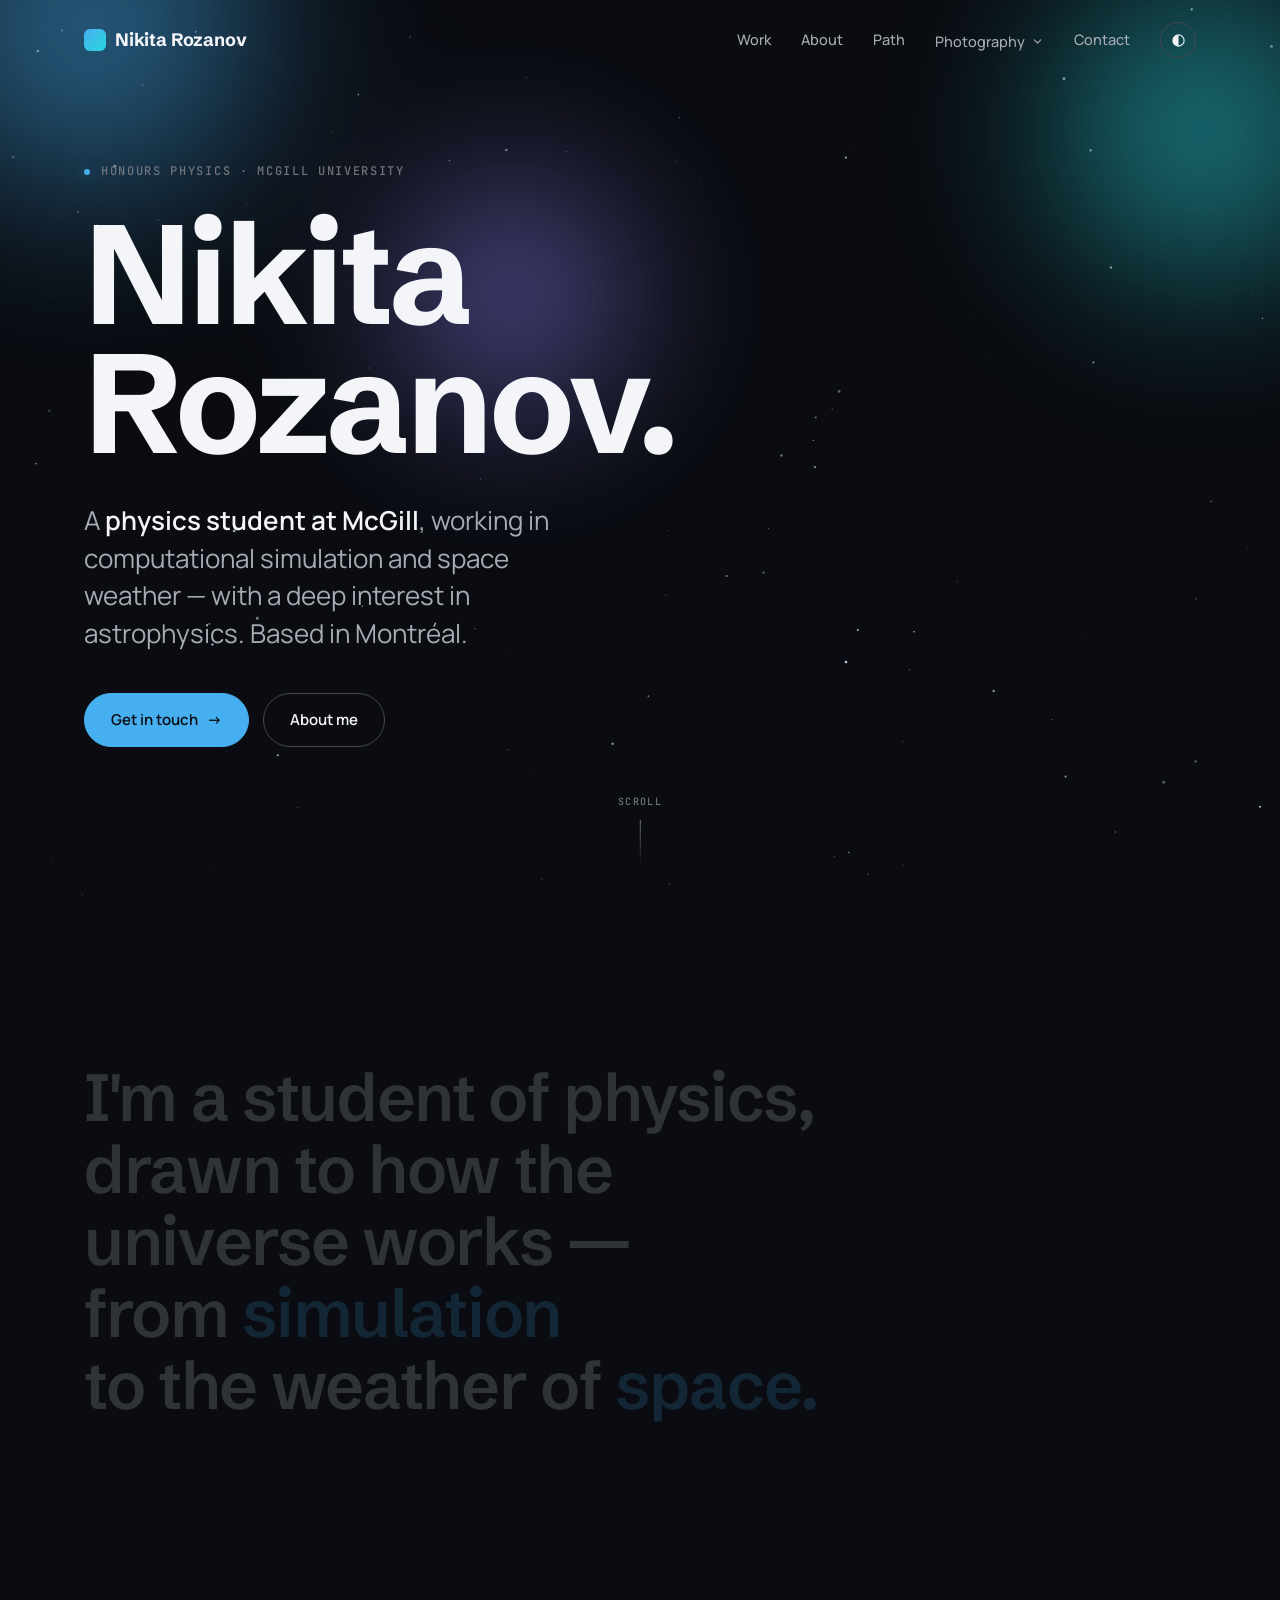
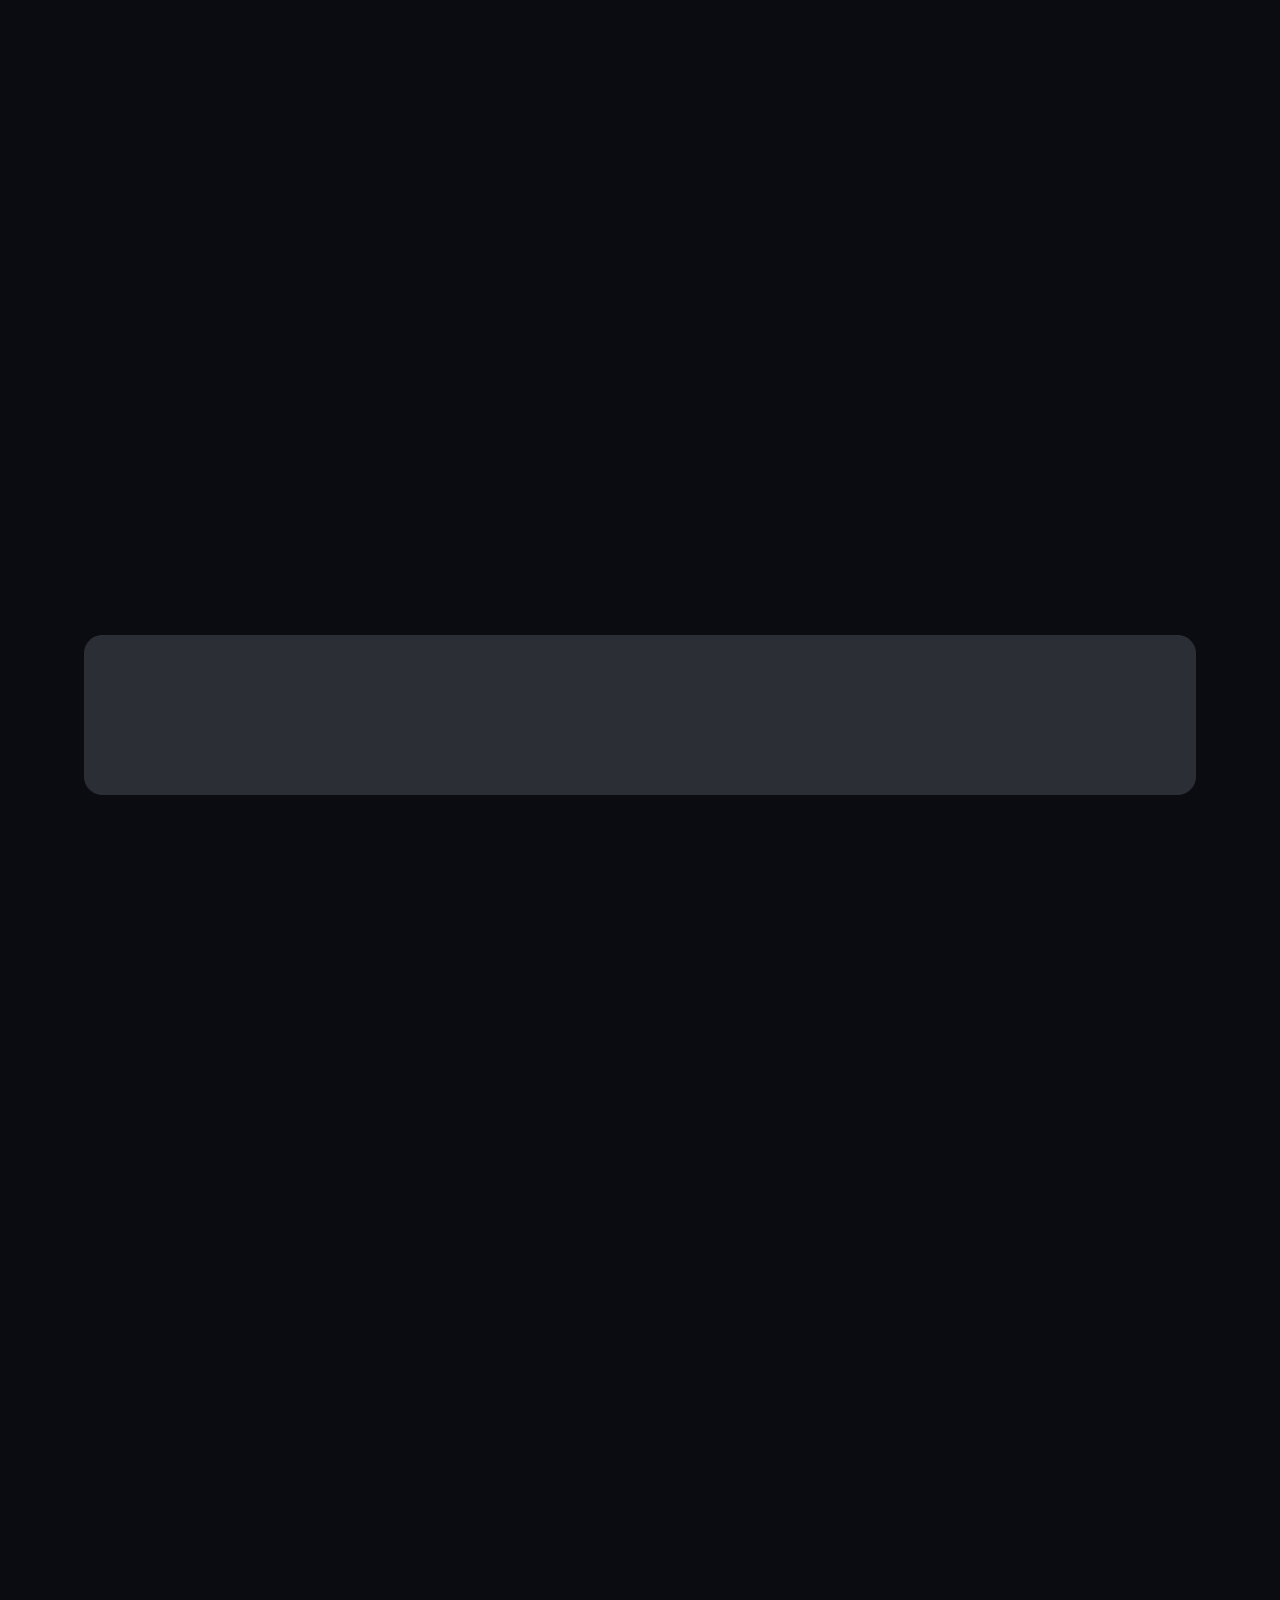
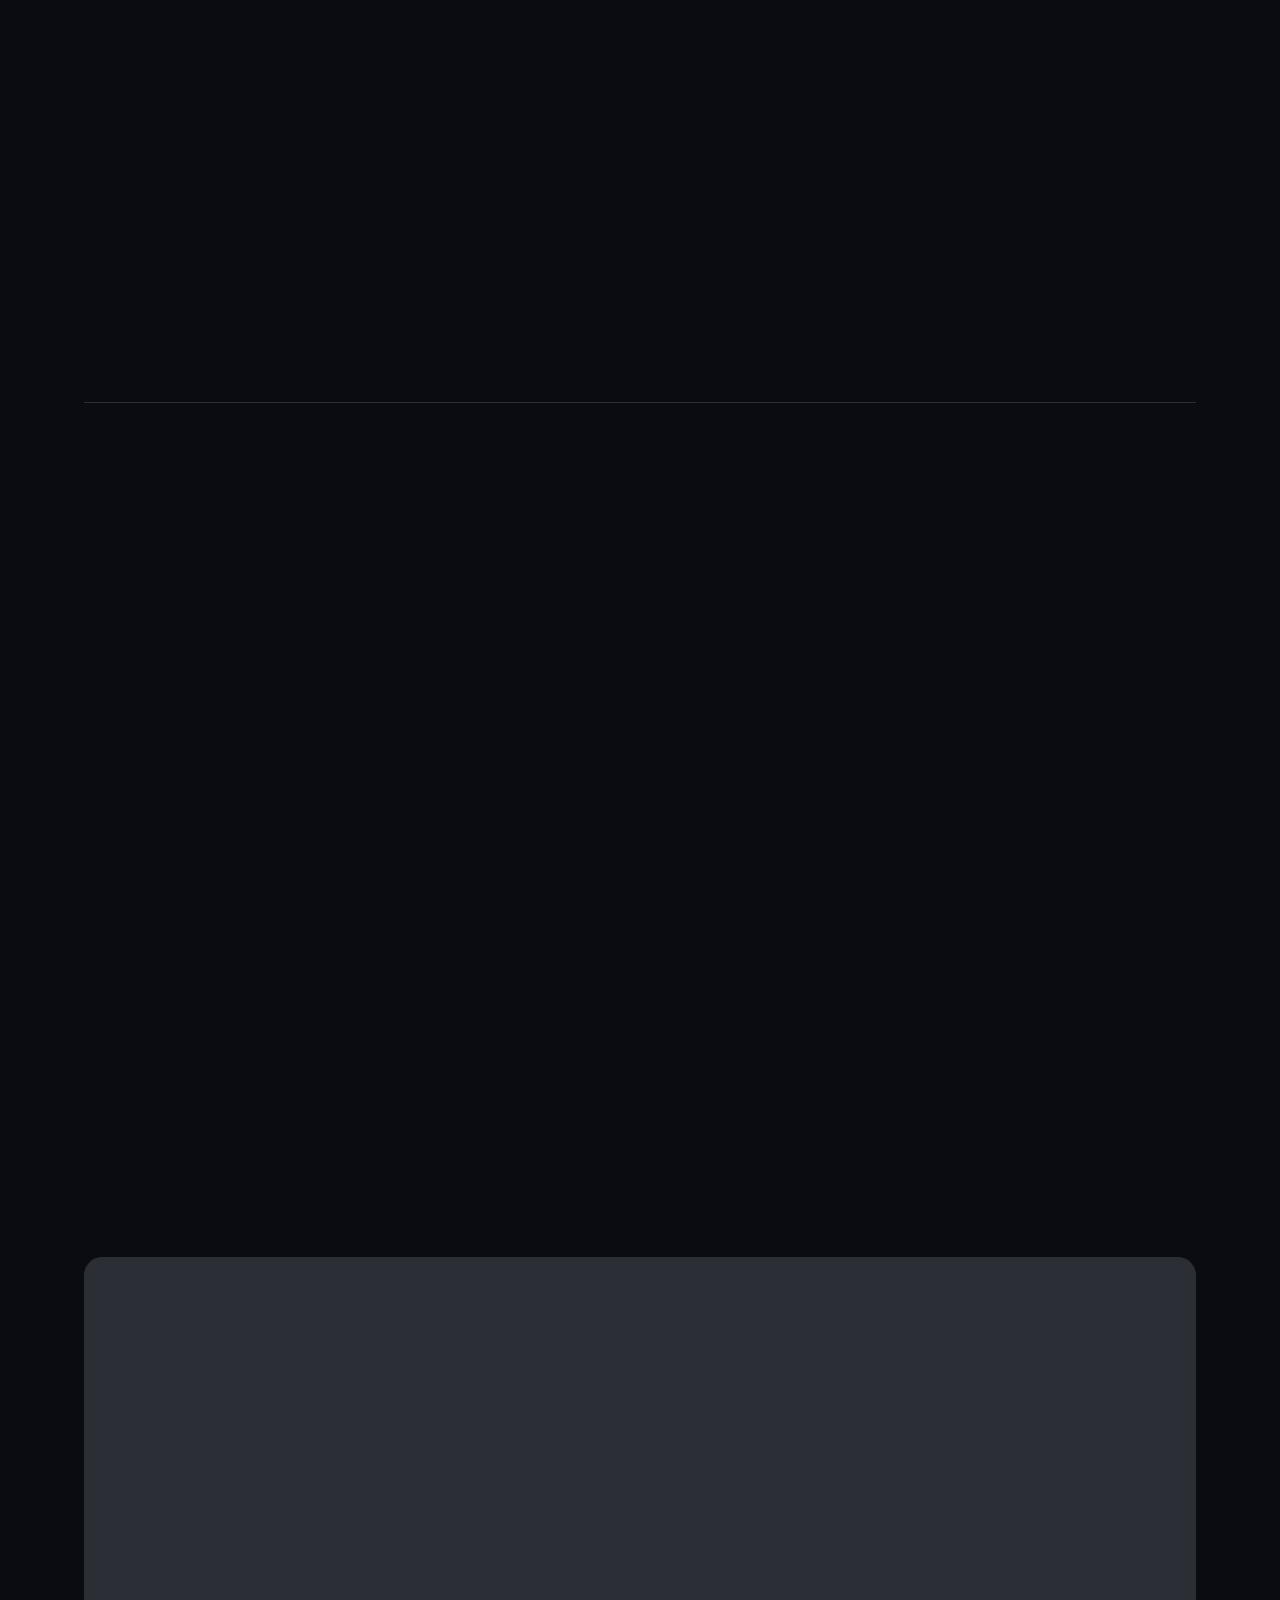
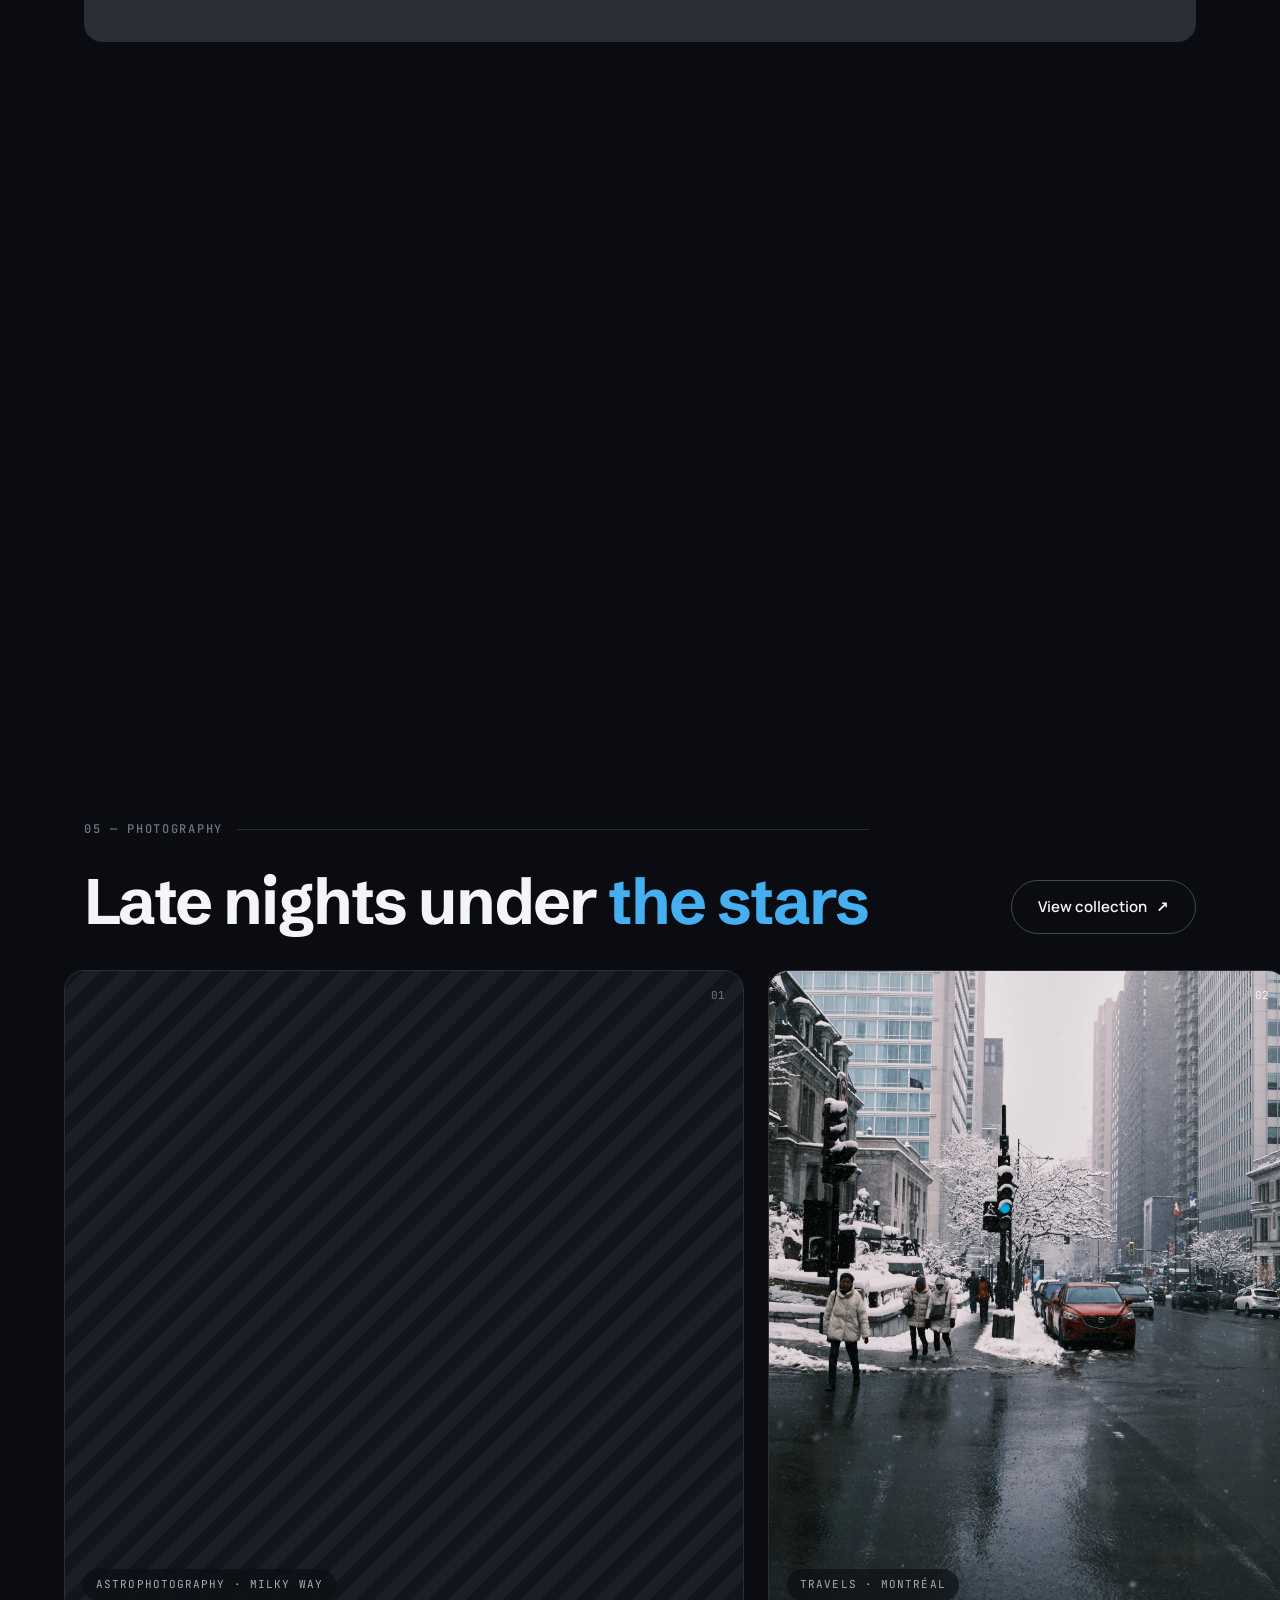
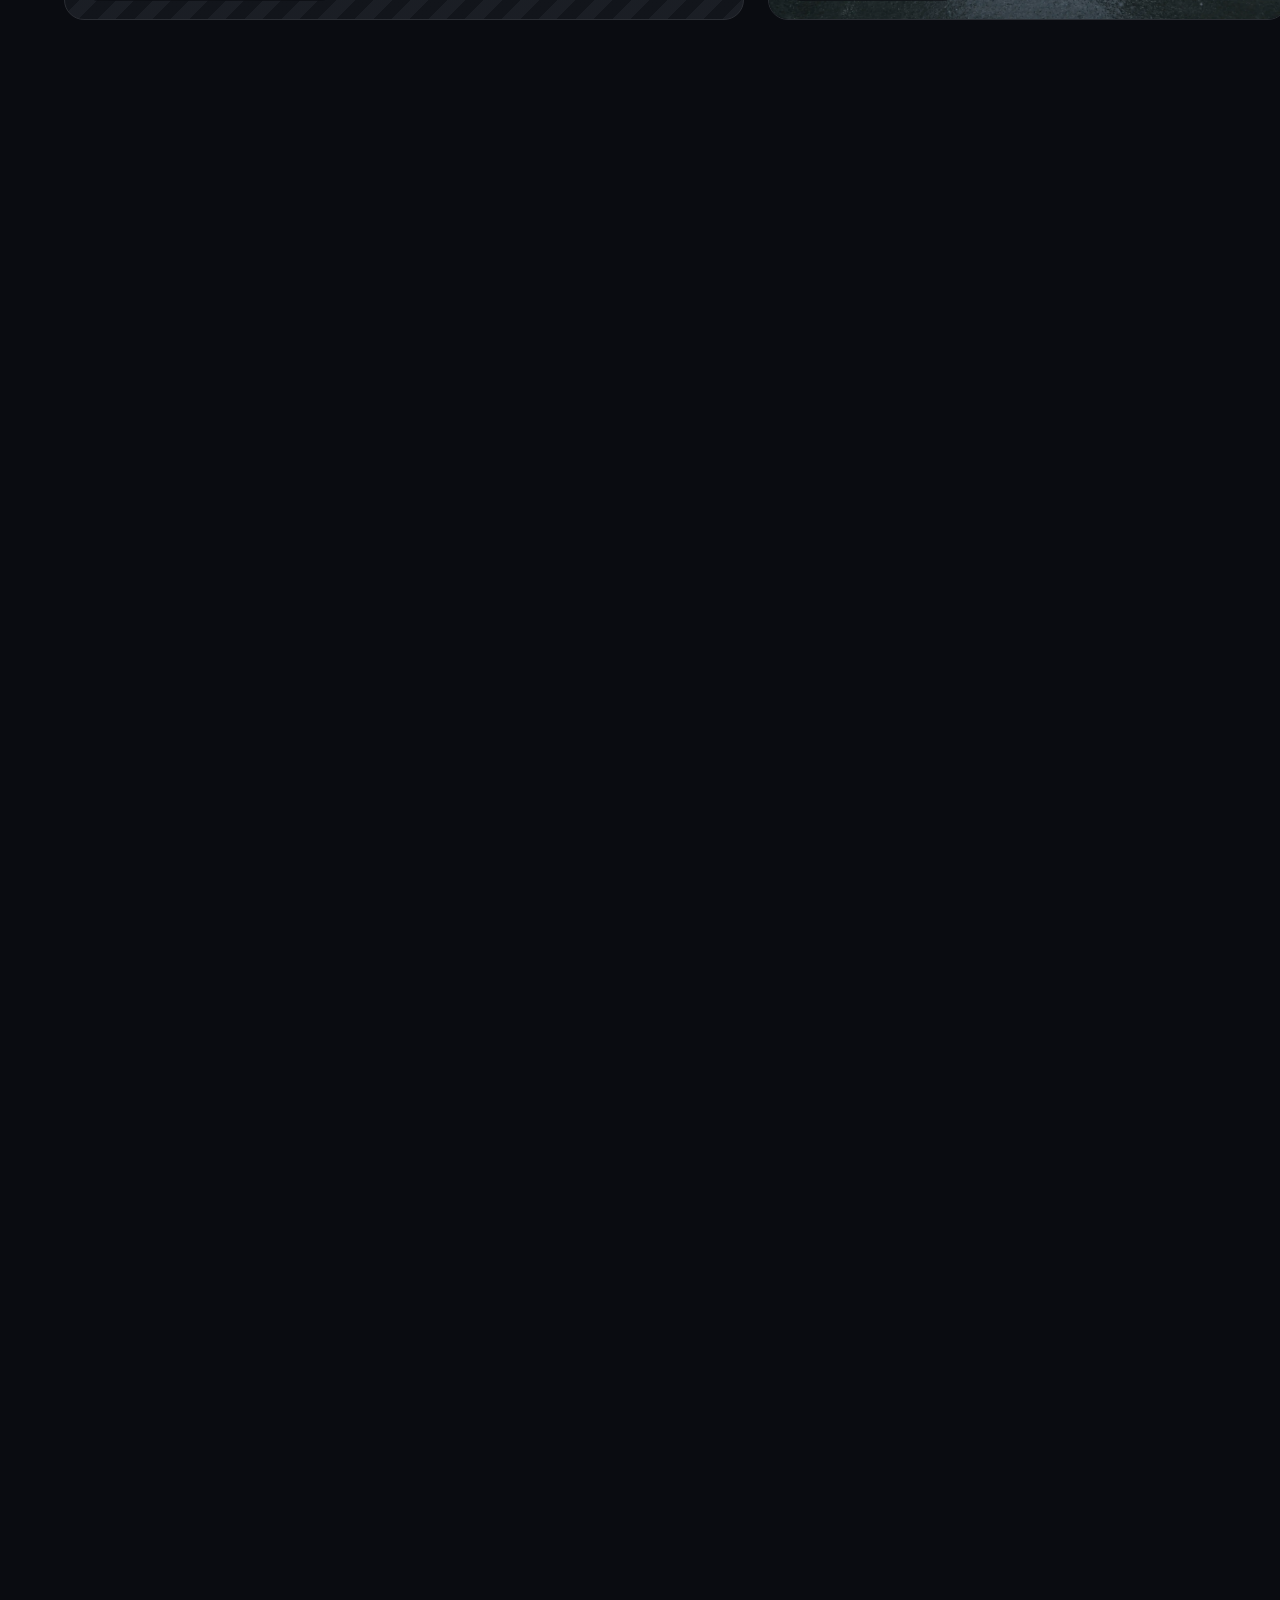
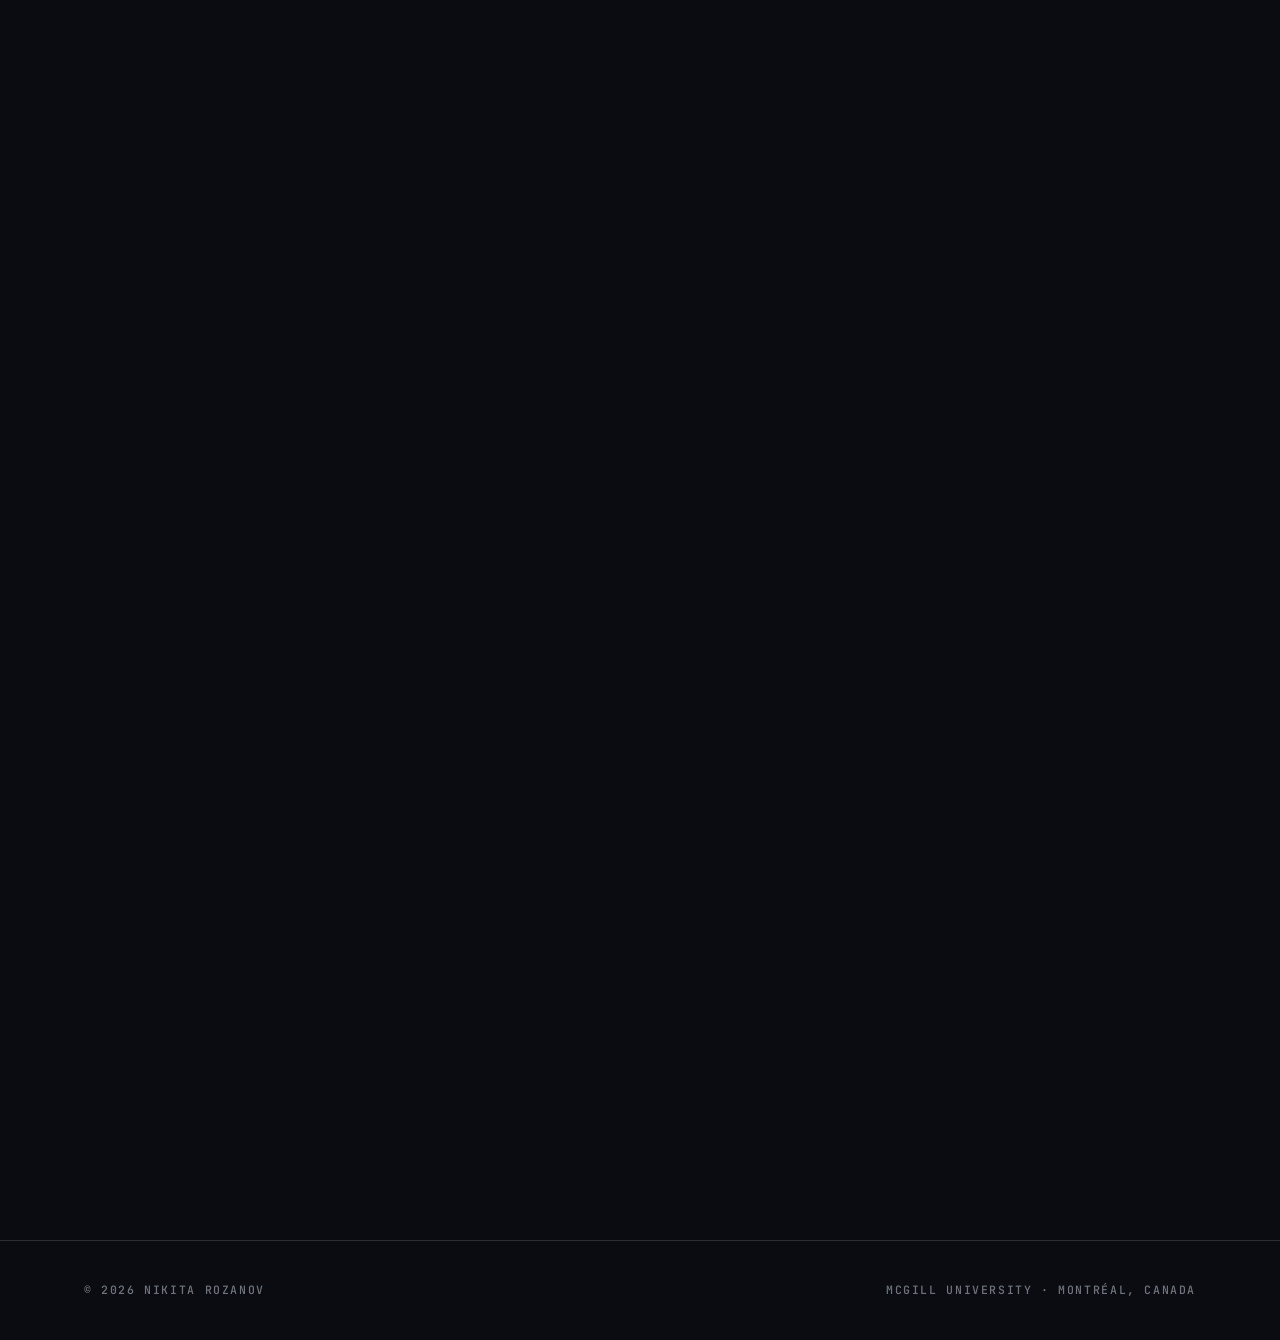
<file: index.html>
<!DOCTYPE html>
<html lang="en">
<head>
<meta charset="UTF-8">
<meta name="viewport" content="width=device-width, initial-scale=1.0">
<script>(function(){var t;try{t=localStorage.getItem('nr-theme');}catch(e){}if(t!=='light'&&t!=='dark')t='dark';document.documentElement.setAttribute('data-theme',t);})();</script>
<title>Nikita Rozanov — Physicist &amp; Programmer</title>
<meta name="description" content="Nikita Rozanov — Honours Physics at McGill working in computational simulation and space weather, with a deep interest in astrophysics. Based in Montréal." />
<meta name="author" content="Nikita Rozanov" />
<link rel="canonical" href="https://nikitarozanov.com/" />
<meta name="theme-color" content="#16171d" />
<link rel="icon" href="assets/favicon.svg" type="image/svg+xml" />

<!-- Open Graph / social share -->
<meta property="og:type" content="website" />
<meta property="og:site_name" content="Nikita Rozanov" />
<meta property="og:title" content="Nikita Rozanov — Physicist &amp; Programmer" />
<meta property="og:description" content="Honours Physics at McGill working in computational simulation and space weather, with a deep interest in astrophysics." />
<meta property="og:url" content="https://nikitarozanov.com/" />
<meta property="og:image" content="https://nikitarozanov.com/assets/og.png" />
<meta property="og:image:width" content="1200" />
<meta property="og:image:height" content="630" />
<meta name="twitter:card" content="summary_large_image" />
<meta name="twitter:title" content="Nikita Rozanov — Physicist &amp; Programmer" />
<meta name="twitter:description" content="Honours Physics at McGill working in computational simulation and space weather." />
<meta name="twitter:image" content="https://nikitarozanov.com/assets/og.png" />

<link rel="preconnect" href="https://fonts.googleapis.com">
<link rel="preconnect" href="https://fonts.gstatic.com" crossorigin>
<link href="https://fonts.googleapis.com/css2?family=Schibsted+Grotesk:wght@500;600;700;800;900&family=Manrope:wght@400;500;600;700&family=JetBrains+Mono:wght@400;500&display=swap" rel="stylesheet">
<link rel="stylesheet" href="css/rework.css">
<!-- Without JS the scroll-reveal never fires; keep all content visible -->
<noscript><style>.reveal,.statement .line{opacity:1 !important;transform:none !important;}</style></noscript>
</head>
<body>
<div class="scroll-prog" id="scrollProg"></div>

<nav>
  <div class="nav-in">
    <a href="#top" class="brand"><span class="mk"></span>Nikita Rozanov</a>
    <div class="nav-links">
      <a href="#work" class="txt">Work</a>
      <a href="#about" class="txt">About</a>
      <a href="#path" class="txt">Path</a>
      <div class="nav-dd">
        <a href="#photography" class="txt dd-trigger">Photography
          <svg class="chev" viewBox="0 0 24 24" width="13" height="13" aria-hidden="true"><path d="M6 9l6 6 6-6" fill="none" stroke="currentColor" stroke-width="2" stroke-linecap="round" stroke-linejoin="round"/></svg>
        </a>
        <div class="dd-menu">
          <span class="sub">Photography</span>
          <a href="#photography">On this page</a>
          <a href="photography.html">Full gallery ↗</a>
        </div>
      </div>
      <a href="#contact" class="txt">Contact</a>
      <button class="theme-toggle" id="themeToggle" aria-label="Toggle light or dark mode" title="Toggle theme">
        <svg viewBox="0 0 24 24" width="15" height="15" aria-hidden="true"><circle cx="12" cy="12" r="9" fill="none" stroke="currentColor" stroke-width="1.7"/><path d="M12 3a9 9 0 0 0 0 18z" fill="currentColor"/></svg>
      </button>
    </div>
  </div>
</nav>

<!-- HERO -->
<header class="hero" id="top">
  <canvas id="stars"></canvas>
  <div class="aurora"><span class="a1"></span><span class="a2"></span><span class="a3"></span></div>
  <div class="wrap hero-inner">
    <span class="eyebrow rise" style="animation-delay:.05s"><span class="dot"></span><span class="mono">Honours Physics · McGill University</span></span>
    <h1>
      <span class="ln rise" style="animation-delay:.12s">Nikita</span>
      <span class="ln rise" style="animation-delay:.22s">Rozanov.</span>
    </h1>
    <p class="sub rise" style="animation-delay:.44s">A <b>physics student at McGill</b>, working in computational simulation and space weather — with a deep interest in astrophysics. Based in Montréal.</p>
    <div class="cta rise" style="animation-delay:.54s">
      <a href="#contact" class="btn primary">Get in touch <span class="arr">→</span></a>
      <a href="#about" class="btn ghost">About me</a>
    </div>
  </div>
  <div class="scrollcue"><span class="mono" style="font-size:10px">Scroll</span><span class="bar"></span></div>
</header>

<!-- STATEMENT -->
<section class="statement">
  <div class="wrap">
    <p class="big">
      <span class="line">I'm a student of physics,</span>
      <span class="line">drawn to how the universe works —</span>
      <span class="line">from <span class="accent">simulation</span></span>
      <span class="line">to the weather of <span class="accent">space.</span></span>
    </p>
  </div>
</section>

<!-- FOCUS / CURRENT -->
<section class="band" id="work">
  <div class="wrap">
    <div class="focus-grid">
      <div class="focus-visual reveal">
        <canvas id="magneto"></canvas>
      </div>
      <div class="focus-text">
        <span class="kicker reveal"><span class="mono">Currently</span><span class="ln"></span></span>
        <h2 class="reveal">Modelling how the Sun shakes our satellites.</h2>
        <p class="reveal">As a <strong>Physics Research Intern at Mission Space</strong>, a Luxembourg-based aerospace company, I work on physics research and modelling for spacecraft systems — quantifying how space-weather events disturb hardware in orbit.</p>
        <div class="live reveal"><span class="d"></span>Mar 2026 — Present · Remote</div>
      </div>
    </div>
  </div>
</section>

<!-- STATS -->
<section class="band" style="padding-top:0">
  <div class="wrap">
    <div class="stats">
      <div class="stat reveal"><div class="v">U1</div><div class="k">Year · McGill University</div></div>
      <div class="stat reveal"><div class="v">IB<span>·</span></div><div class="k">Graduated with Distinction</div></div>
      <div class="stat reveal"><div class="v">Astro</div><div class="k">Astrophysics &amp; space weather</div></div>
      <div class="stat reveal"><div class="v">2</div><div class="k">Languages · EN / RU</div></div>
    </div>
  </div>
</section>

<!-- ABOUT -->
<section class="band" id="about">
  <div class="wrap">
    <span class="kicker reveal"><span class="mono">01 — About</span><span class="ln"></span></span>
    <div class="about-grid">
      <div>
        <p class="reveal">I'm a <strong>second-year Honours Physics student</strong> at <a class="inl" href="https://www.mcgill.ca" target="_blank" rel="noopener">McGill University</a>, considering a joint Honours in Physics and Computer Science. I'm especially <strong>drawn to astrophysics and computational physics</strong> — using simulation and data to make sense of physical systems, from spacecraft in orbit to objects in the night sky.</p>
        <p class="reveal">Before McGill I studied at <a class="inl" href="https://www.aiglon.ch" target="_blank" rel="noopener">Aiglon College</a> in the Swiss Alps, graduating with Honours and Distinction in the IB and a departmental award in Computer Science.</p>
        <p class="reveal">Outside of physics I ski, scuba dive, and shoot photography — from dark-sky astrophotography to everyday moments wherever I travel.</p>
      </div>
      <div class="tags-side reveal">
        <h4>Research interests</h4>
        <div class="row">
          <span class="pill">Astrophysics</span>
          <span class="pill">Quantum mechanics</span>
          <span class="pill">Numerical simulation</span>
          <span class="pill">Space weather</span>
          <span class="pill">Cosmology</span>
          <span class="pill">Statistical analysis</span>
          <span class="pill">Observational astronomy</span>
        </div>
      </div>
    </div>
  </div>
</section>

<!-- PATH: education + experience -->
<section class="band" id="path">
  <div class="wrap">
    <span class="kicker reveal"><span class="mono">02 — Path</span><span class="ln"></span></span>
    <h2 class="section-title reveal" style="margin-bottom:46px">Education &amp; <em>experience</em></h2>
    <div class="tl">
      <div class="tl-row reveal">
        <div class="tl-when">Mar 2026 — Present<br>Luxembourg · Remote</div>
        <div class="tl-main">
          <h3>Mission Space</h3>
          <div class="deg">Physics Research Intern</div>
          <p>Physics research and modelling for spacecraft systems with a Luxembourg-based aerospace company, focused on space-weather effects.</p>
        </div>
        <span class="chip">Active</span>
      </div>
      <div class="tl-row reveal">
        <div class="tl-when">Sep 2024 — Jun 2028<br>Montréal, Canada</div>
        <div class="tl-main">
          <h3>McGill University</h3>
          <div class="deg">B.Sc. (Honours) Physics</div>
          <p>Exploring a joint Honours in Physics &amp; Computer Science. Coursework: Honours Classical Mechanics, ODEs, Complex Variables, Signal Processing, Discrete Mathematics.</p>
        </div>
        <span class="chip">Enrolled</span>
      </div>
      <div class="tl-row reveal">
        <div class="tl-when">Sep 2020 — Jun 2024<br>Switzerland</div>
        <div class="tl-main">
          <h3>Aiglon College</h3>
          <div class="deg">IGCSE &amp; International Baccalaureate</div>
          <p>Graduated with Honours and Distinction. Departmental prize in Computer Science. HL: Physics, Mathematics AA, Computer Science.</p>
        </div>
        <span class="chip">Distinction</span>
      </div>
    </div>
  </div>
</section>

<!-- SKILLS -->
<section class="band" style="padding-top:0">
  <div class="wrap">
    <span class="kicker reveal"><span class="mono">03 — Toolkit</span><span class="ln"></span></span>
    <div class="skills-grid">
      <div class="skill-block reveal"><h4>Programming &amp; libraries</h4><div class="row"><span class="pill">Python</span><span class="pill">NumPy</span><span class="pill">SciPy</span><span class="pill">pandas</span><span class="pill">Matplotlib</span></div></div>
      <div class="skill-block reveal"><h4>Tools &amp; typesetting</h4><div class="row"><span class="pill">Git</span><span class="pill">LaTeX</span><span class="pill">SQLite</span><span class="pill">Overleaf</span></div></div>
      <div class="skill-block reveal"><h4>Methods</h4><div class="row"><span class="pill">Data Analysis</span><span class="pill">Statistical Inference</span><span class="pill">Numerical Simulation</span></div></div>
      <div class="skill-block reveal"><h4>Concepts</h4><div class="row"><span class="pill">Classical Mechanics</span><span class="pill">Quantum Mechanics</span><span class="pill">Complex Analysis</span><span class="pill">ODEs</span><span class="pill">Vector Calculus</span><span class="pill">Linear Algebra</span></div></div>
    </div>
  </div>
</section>

<!-- PROJECTS -->
<section class="band" style="padding-top:0">
  <div class="wrap">
    <span class="kicker reveal"><span class="mono">04 — Projects</span><span class="ln"></span></span>
    <h2 class="section-title reveal" style="margin-bottom:40px">Selected <em>work</em></h2>
    <div class="proj-grid">
      <article class="proj reveal">
        <div class="yr">2026</div>
        <h3>Pendulum &amp; Spring Simulation</h3>
        <p>An interactive physics engine in Python for the McGill Physics Hackathon, simulating coupled pendulum and spring dynamics in real time with accurate numerical integration of the equations of motion.</p>
        <div class="row"><span class="chip">Python</span><span class="chip">Numerical Methods</span><span class="chip">Game Physics</span></div>
      </article>
      <article class="proj reveal">
        <div class="yr">2024</div>
        <h3>Game Design Club</h3>
        <p>Led cross-year game development projects as Head of the Game Design Club, coordinating teams and teaching Python and OOP fundamentals to junior students.</p>
        <div class="row"><span class="chip">Python</span><span class="chip">OOP</span><span class="chip">Team Leadership</span></div>
      </article>
    </div>
  </div>
</section>

<!-- HORIZONTAL PHOTOGRAPHY GALLERY -->
<section class="gallery" id="photography">
  <div class="gallery-pin">
    <div class="gallery-head">
      <div>
        <span class="kicker"><span class="mono">05 — Photography</span><span class="ln"></span></span>
        <h2 class="section-title">Late nights under <em>the stars</em></h2>
      </div>
      <a href="photography.html" class="btn ghost">View collection <span class="arr">↗</span></a>
    </div>
    <div class="gallery-track" id="galTrack">
      <figure class="slide wide"><span class="idx">01</span><span class="cap">astrophotography · milky way</span></figure>
      <figure class="slide filled"><img src="photos/medium/DSF5827.webp" alt="Montréal street scene" loading="lazy" decoding="async"><span class="idx">02</span><span class="cap">travels · montréal</span></figure>
      <figure class="slide filled"><img src="photos/medium/DSF5838.webp" alt="Montréal street scene" loading="lazy" decoding="async"><span class="idx">03</span><span class="cap">street · montréal</span></figure>
      <figure class="slide wide filled"><img src="photos/medium/manta.webp" alt="Manta ray gliding through the blue, Komodo Islands" loading="lazy" decoding="async"><span class="idx">04</span><span class="cap">underwater · komodo</span></figure>
      <figure class="slide"><span class="idx">05</span><span class="cap">night sky · star trails</span></figure>
    </div>
  </div>
</section>

<!-- CONTACT -->
<section class="contact" id="contact">
  <div class="wrap">
    <span class="kicker reveal"><span class="mono">06 — Contact</span><span class="ln"></span></span>
    <h2 class="reveal">Let's <em>talk.</em></h2>
    <p class="blurb reveal">Open to research collaborations and conversations about astrophysics, scientific computing, or aerospace.</p>
    <div class="links reveal">
      <a href="mailto:roznik2020@gmail.com"><span class="lbl">Email</span><span class="val">roznik2020@gmail.com ↗</span></a>
      <a href="https://www.linkedin.com/in/roznik20/" target="_blank" rel="noopener"><span class="lbl">LinkedIn</span><span class="val">/in/roznik20 ↗</span></a>
      <a href="https://github.com/roznik20" target="_blank" rel="noopener"><span class="lbl">GitHub</span><span class="val">/roznik20 ↗</span></a>
      <a href="tel:+12633627797"><span class="lbl">Phone</span><span class="val">+1 (263) 362-7797 ↗</span></a>
    </div>
  </div>
</section>

<footer>
  <div class="wrap foot-in">
    <span class="mono">© 2026 Nikita Rozanov</span>
    <span class="mono">McGill University · Montréal, Canada</span>
  </div>
</footer>

<script src="js/app.js"></script>
</body>
</html>
</file>
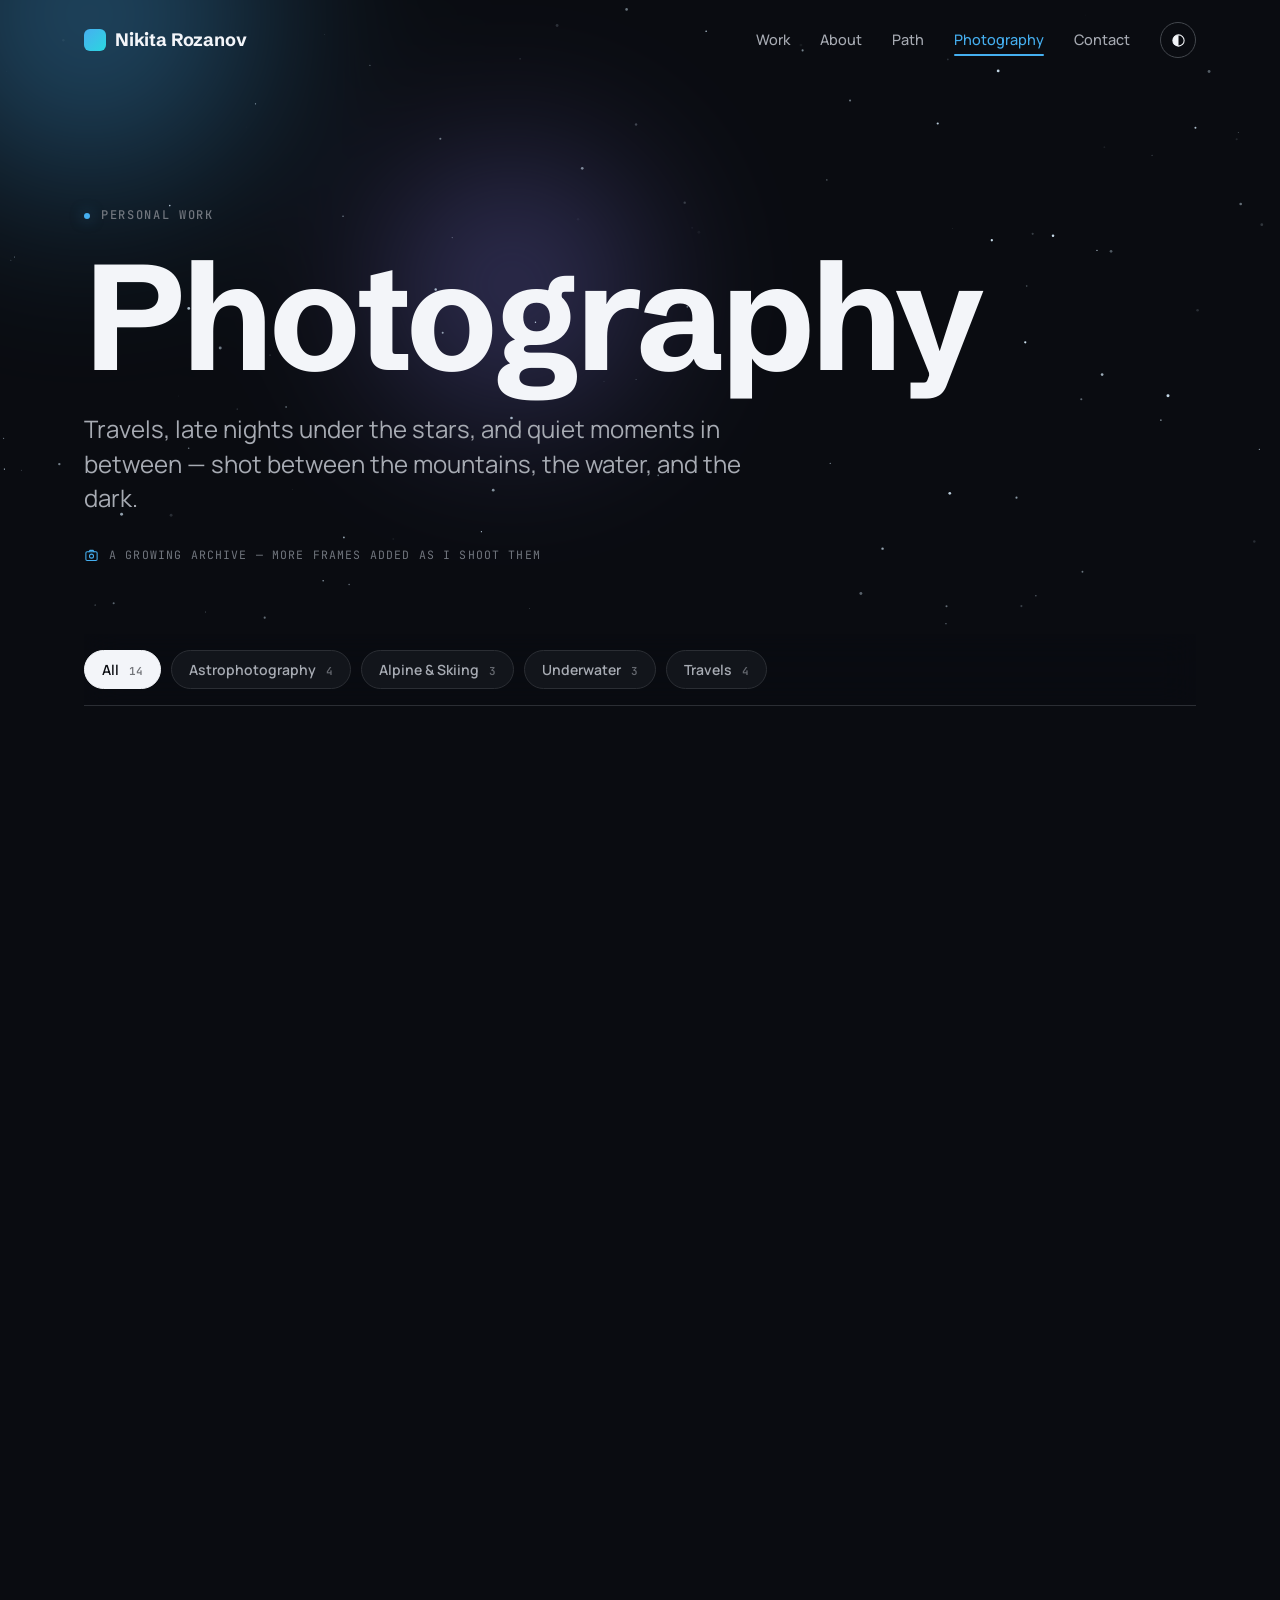
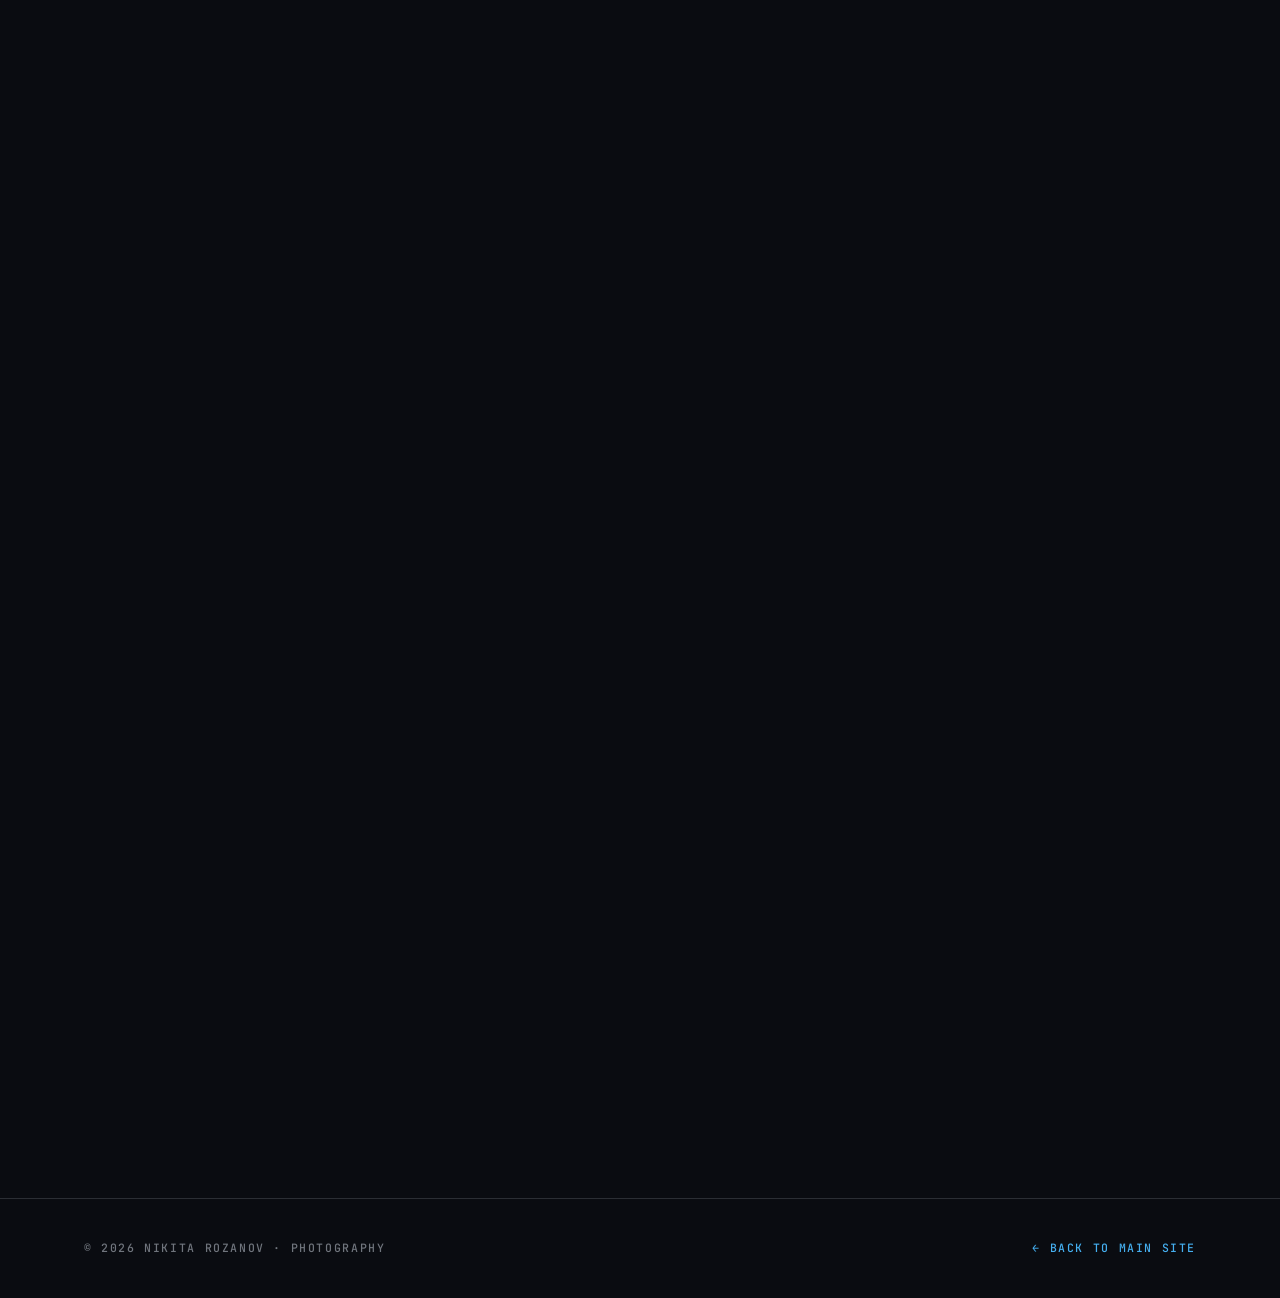
<file: photography.html>
<!DOCTYPE html>
<html lang="en">
<head>
<meta charset="UTF-8">
<meta name="viewport" content="width=device-width, initial-scale=1.0">
<script>(function(){var t;try{t=localStorage.getItem('nr-theme');}catch(e){}if(t!=='light'&&t!=='dark')t='dark';document.documentElement.setAttribute('data-theme',t);})();</script>
<title>Photography — Nikita Rozanov</title>
<meta name="description" content="Photography by Nikita Rozanov — travels, late nights under the stars, and quiet moments in between." />
<meta name="author" content="Nikita Rozanov" />
<link rel="canonical" href="https://nikitarozanov.com/photography.html" />
<meta name="theme-color" content="#16171d" />
<link rel="icon" href="assets/favicon.svg" type="image/svg+xml" />

<!-- Open Graph / social share -->
<meta property="og:type" content="website" />
<meta property="og:site_name" content="Nikita Rozanov" />
<meta property="og:title" content="Photography — Nikita Rozanov" />
<meta property="og:description" content="Travels, late nights under the stars, and quiet moments in between." />
<meta property="og:url" content="https://nikitarozanov.com/photography.html" />
<meta property="og:image" content="https://nikitarozanov.com/assets/og.png" />
<meta property="og:image:width" content="1200" />
<meta property="og:image:height" content="630" />
<meta name="twitter:card" content="summary_large_image" />
<meta name="twitter:image" content="https://nikitarozanov.com/assets/og.png" />

<link rel="preconnect" href="https://fonts.googleapis.com">
<link rel="preconnect" href="https://fonts.gstatic.com" crossorigin>
<link href="https://fonts.googleapis.com/css2?family=Schibsted+Grotesk:wght@500;600;700;800;900&family=Manrope:wght@400;500;600;700&family=JetBrains+Mono:wght@400;500&display=swap" rel="stylesheet">
<link rel="stylesheet" href="css/rework.css">
<link rel="stylesheet" href="css/gallery.css">
<!-- Without JS the scroll-reveal never fires; keep all content visible -->
<noscript><style>.reveal{opacity:1 !important;transform:none !important;}</style></noscript>
</head>
<body>
<div class="scroll-prog" id="scrollProg"></div>

<nav>
  <div class="nav-in">
    <a href="index.html" class="brand"><span class="mk"></span>Nikita Rozanov</a>
    <div class="nav-links">
      <a href="index.html#work" class="txt">Work</a>
      <a href="index.html#about" class="txt">About</a>
      <a href="index.html#path" class="txt">Path</a>
      <a href="#top" class="txt active">Photography</a>
      <a href="index.html#contact" class="txt">Contact</a>
      <button class="theme-toggle" id="themeToggle" aria-label="Toggle light or dark mode" title="Toggle theme">
        <svg viewBox="0 0 24 24" width="15" height="15" aria-hidden="true"><circle cx="12" cy="12" r="9" fill="none" stroke="currentColor" stroke-width="1.7"/><path d="M12 3a9 9 0 0 0 0 18z" fill="currentColor"/></svg>
      </button>
    </div>
  </div>
</nav>

<!-- HERO -->
<header class="gal-hero" id="top">
  <canvas id="stars"></canvas>
  <div class="aurora"><span class="a1"></span><span class="a3"></span></div>
  <div class="wrap">
    <span class="eyebrow rise" style="animation-delay:.05s"><span class="dot"></span><span class="mono">Personal Work</span></span>
    <h1 class="rise" style="animation-delay:.12s">Photography</h1>
    <p class="lead rise" style="animation-delay:.24s">Travels, late nights under the stars, and quiet moments in between — shot between the mountains, the water, and the dark.</p>
    <span class="hint rise" style="animation-delay:.34s">
      <svg viewBox="0 0 24 24" fill="none" stroke="currentColor" stroke-width="1.7" stroke-linecap="round" stroke-linejoin="round"><rect x="3" y="6" width="18" height="14" rx="2"/><circle cx="12" cy="13" r="3.2"/><path d="M8 6l1.4-2.2h5.2L16 6"/></svg>
      A growing archive — more frames added as I shoot them
    </span>
  </div>
</header>

<main class="wrap">
  <!-- FILTER -->
  <div class="filterbar">
    <button class="filter active" data-filter="all">All <span class="ct">14</span></button>
    <button class="filter" data-filter="astro">Astrophotography <span class="ct">4</span></button>
    <button class="filter" data-filter="alpine">Alpine &amp; Skiing <span class="ct">3</span></button>
    <button class="filter" data-filter="underwater">Underwater <span class="ct">3</span></button>
    <button class="filter" data-filter="travels">Travels <span class="ct">4</span></button>
  </div>

  <!-- GRID -->
  <div class="gal-grid">
    <figure class="photo astro reveal" data-cat="astro" data-cap="Milky Way — Valais" data-catlabel="Astrophotography">
      <div class="ph-empty" style="height:440px">
        <svg viewBox="0 0 24 24" fill="none" stroke="currentColor" stroke-width="1.6" stroke-linecap="round" stroke-linejoin="round"><rect x="3" y="3" width="18" height="18" rx="2"/><circle cx="8.5" cy="8.5" r="1.5"/><path d="m21 15-5-5L5 21"/></svg>
        <span class="ph-cap">Milky Way — Valais</span><span class="ph-cat">Astrophotography</span>
      </div>
    </figure>

    <figure class="photo alpine reveal" data-cat="alpine" data-cap="Ski touring — Aiglon" data-catlabel="Alpine &amp; Skiing">
      <div class="ph-empty" style="height:300px">
        <svg viewBox="0 0 24 24" fill="none" stroke="currentColor" stroke-width="1.6" stroke-linecap="round" stroke-linejoin="round"><rect x="3" y="3" width="18" height="18" rx="2"/><circle cx="8.5" cy="8.5" r="1.5"/><path d="m21 15-5-5L5 21"/></svg>
        <span class="ph-cap">Ski touring — Aiglon</span><span class="ph-cat">Alpine &amp; Skiing</span>
      </div>
    </figure>

    <figure class="photo underwater reveal filled" data-cat="underwater" data-cap="Komodo Islands" data-catlabel="Underwater" data-full="photos/medium/manta.webp" data-exif="Komodo Islands, Indonesia" tabindex="0" role="button" aria-label="Open photo: Komodo Islands">
      <img src="photos/thumb/manta.webp" alt="Manta ray gliding through the blue, Komodo Islands" width="3984" height="2988" loading="lazy" decoding="async">
      <div class="zoom"><svg viewBox="0 0 24 24" width="15" height="15" fill="none" stroke="currentColor" stroke-width="2" stroke-linecap="round"><path d="M21 21l-4.3-4.3M11 19a8 8 0 1 0 0-16 8 8 0 0 0 0 16zM11 8v6M8 11h6"/></svg></div>
      <figcaption class="meta"><span class="cap">Komodo Islands</span><span class="cat">Underwater</span></figcaption>
    </figure>

    <figure class="photo travels reveal filled" data-cat="travels" data-cap="Montréal" data-catlabel="Travels" data-full="photos/medium/DSF5827.webp" data-exif="FUJIFILM X100VI · 23mm · f/5.6 · 1/800s · ISO 250" tabindex="0" role="button" aria-label="Open photo: Montréal">
      <img src="photos/thumb/DSF5827.webp" alt="Montréal street scene" width="4870" height="6087" loading="lazy" decoding="async">
      <div class="zoom"><svg viewBox="0 0 24 24" width="15" height="15" fill="none" stroke="currentColor" stroke-width="2" stroke-linecap="round"><path d="M21 21l-4.3-4.3M11 19a8 8 0 1 0 0-16 8 8 0 0 0 0 16zM11 8v6M8 11h6"/></svg></div>
      <figcaption class="meta"><span class="cap">Montréal</span><span class="cat">Travels</span></figcaption>
    </figure>

    <figure class="photo astro reveal" data-cat="astro" data-cap="Star trails" data-catlabel="Astrophotography">
      <div class="ph-empty" style="height:300px">
        <svg viewBox="0 0 24 24" fill="none" stroke="currentColor" stroke-width="1.6" stroke-linecap="round" stroke-linejoin="round"><rect x="3" y="3" width="18" height="18" rx="2"/><circle cx="8.5" cy="8.5" r="1.5"/><path d="m21 15-5-5L5 21"/></svg>
        <span class="ph-cap">Star trails</span><span class="ph-cat">Astrophotography</span>
      </div>
    </figure>

    <figure class="photo alpine reveal" data-cat="alpine" data-cap="Summit at dawn" data-catlabel="Alpine &amp; Skiing">
      <div class="ph-empty" style="height:400px">
        <svg viewBox="0 0 24 24" fill="none" stroke="currentColor" stroke-width="1.6" stroke-linecap="round" stroke-linejoin="round"><rect x="3" y="3" width="18" height="18" rx="2"/><circle cx="8.5" cy="8.5" r="1.5"/><path d="m21 15-5-5L5 21"/></svg>
        <span class="ph-cap">Summit at dawn</span><span class="ph-cat">Alpine &amp; Skiing</span>
      </div>
    </figure>

    <figure class="photo travels reveal" data-cat="travels" data-cap="Lake, long exposure" data-catlabel="Travels">
      <div class="ph-empty" style="height:280px">
        <svg viewBox="0 0 24 24" fill="none" stroke="currentColor" stroke-width="1.6" stroke-linecap="round" stroke-linejoin="round"><rect x="3" y="3" width="18" height="18" rx="2"/><circle cx="8.5" cy="8.5" r="1.5"/><path d="m21 15-5-5L5 21"/></svg>
        <span class="ph-cap">Lake, long exposure</span><span class="ph-cat">Travels</span>
      </div>
    </figure>

    <figure class="photo underwater reveal" data-cat="underwater" data-cap="Diver silhouette" data-catlabel="Underwater">
      <div class="ph-empty" style="height:320px">
        <svg viewBox="0 0 24 24" fill="none" stroke="currentColor" stroke-width="1.6" stroke-linecap="round" stroke-linejoin="round"><rect x="3" y="3" width="18" height="18" rx="2"/><circle cx="8.5" cy="8.5" r="1.5"/><path d="m21 15-5-5L5 21"/></svg>
        <span class="ph-cap">Diver silhouette</span><span class="ph-cat">Underwater</span>
      </div>
    </figure>

    <figure class="photo astro reveal" data-cat="astro" data-cap="Aurora borealis" data-catlabel="Astrophotography">
      <div class="ph-empty" style="height:400px">
        <svg viewBox="0 0 24 24" fill="none" stroke="currentColor" stroke-width="1.6" stroke-linecap="round" stroke-linejoin="round"><rect x="3" y="3" width="18" height="18" rx="2"/><circle cx="8.5" cy="8.5" r="1.5"/><path d="m21 15-5-5L5 21"/></svg>
        <span class="ph-cap">Aurora borealis</span><span class="ph-cat">Astrophotography</span>
      </div>
    </figure>

    <figure class="photo travels reveal filled" data-cat="travels" data-cap="Montréal" data-catlabel="Travels" data-full="photos/medium/DSF5838.webp" data-exif="FUJIFILM X100VI · 23mm · f/3.2 · 1/180s · ISO 250" tabindex="0" role="button" aria-label="Open photo: Montréal">
      <img src="photos/thumb/DSF5838.webp" alt="Montréal street scene" width="4931" height="7396" loading="lazy" decoding="async">
      <div class="zoom"><svg viewBox="0 0 24 24" width="15" height="15" fill="none" stroke="currentColor" stroke-width="2" stroke-linecap="round"><path d="M21 21l-4.3-4.3M11 19a8 8 0 1 0 0-16 8 8 0 0 0 0 16zM11 8v6M8 11h6"/></svg></div>
      <figcaption class="meta"><span class="cap">Montréal</span><span class="cat">Travels</span></figcaption>
    </figure>

    <figure class="photo alpine reveal" data-cat="alpine" data-cap="Powder day" data-catlabel="Alpine &amp; Skiing">
      <div class="ph-empty" style="height:300px">
        <svg viewBox="0 0 24 24" fill="none" stroke="currentColor" stroke-width="1.6" stroke-linecap="round" stroke-linejoin="round"><rect x="3" y="3" width="18" height="18" rx="2"/><circle cx="8.5" cy="8.5" r="1.5"/><path d="m21 15-5-5L5 21"/></svg>
        <span class="ph-cap">Powder day</span><span class="ph-cat">Alpine &amp; Skiing</span>
      </div>
    </figure>

    <figure class="photo underwater reveal" data-cat="underwater" data-cap="Coral, macro" data-catlabel="Underwater">
      <div class="ph-empty" style="height:440px">
        <svg viewBox="0 0 24 24" fill="none" stroke="currentColor" stroke-width="1.6" stroke-linecap="round" stroke-linejoin="round"><rect x="3" y="3" width="18" height="18" rx="2"/><circle cx="8.5" cy="8.5" r="1.5"/><path d="m21 15-5-5L5 21"/></svg>
        <span class="ph-cap">Coral, macro</span><span class="ph-cat">Underwater</span>
      </div>
    </figure>

    <figure class="photo astro reveal" data-cat="astro" data-cap="Orion nebula" data-catlabel="Astrophotography">
      <div class="ph-empty" style="height:320px">
        <svg viewBox="0 0 24 24" fill="none" stroke="currentColor" stroke-width="1.6" stroke-linecap="round" stroke-linejoin="round"><rect x="3" y="3" width="18" height="18" rx="2"/><circle cx="8.5" cy="8.5" r="1.5"/><path d="m21 15-5-5L5 21"/></svg>
        <span class="ph-cap">Orion nebula</span><span class="ph-cat">Astrophotography</span>
      </div>
    </figure>

    <figure class="photo travels reveal" data-cat="travels" data-cap="Coastline at dusk" data-catlabel="Travels">
      <div class="ph-empty" style="height:380px">
        <svg viewBox="0 0 24 24" fill="none" stroke="currentColor" stroke-width="1.6" stroke-linecap="round" stroke-linejoin="round"><rect x="3" y="3" width="18" height="18" rx="2"/><circle cx="8.5" cy="8.5" r="1.5"/><path d="m21 15-5-5L5 21"/></svg>
        <span class="ph-cap">Coastline at dusk</span><span class="ph-cat">Travels</span>
      </div>
    </figure>
  </div>
</main>

<footer>
  <div class="wrap foot-in">
    <span class="mono">© 2026 Nikita Rozanov · Photography</span>
    <a class="mono" href="index.html" style="color:var(--accent)">← Back to main site</a>
  </div>
</footer>

<!-- LIGHTBOX -->
<div class="lightbox" id="lightbox" aria-hidden="true">
  <span class="lb-count"></span>
  <button class="lb-close" aria-label="Close">
    <svg viewBox="0 0 24 24" width="20" height="20" fill="none" stroke="currentColor" stroke-width="1.8" stroke-linecap="round"><path d="M6 6l12 12M18 6L6 18"/></svg>
  </button>
  <button class="lb-btn lb-prev" aria-label="Previous">
    <svg viewBox="0 0 24 24" width="22" height="22" fill="none" stroke="currentColor" stroke-width="1.8" stroke-linecap="round" stroke-linejoin="round"><path d="M15 5l-7 7 7 7"/></svg>
  </button>
  <button class="lb-btn lb-next" aria-label="Next">
    <svg viewBox="0 0 24 24" width="22" height="22" fill="none" stroke="currentColor" stroke-width="1.8" stroke-linecap="round" stroke-linejoin="round"><path d="M9 5l7 7-7 7"/></svg>
  </button>
  <div class="lb-stage">
    <img alt="">
    <div class="lb-meta"><span class="cap"></span><span class="cat"></span><span class="exif"></span></div>
  </div>
</div>

<script src="js/photography.js"></script>
</body>
</html>
</file>
<file: css/rework.css>
/* ============================================================
   Nikita Rozanov — Flagship rework
   Modern / Apple-inspired. Dark default + light mode.
   ============================================================ */

:root{
  --bg: oklch(0.155 0.012 264);
  --bg-2: oklch(0.195 0.013 264);
  --bg-3: oklch(0.235 0.014 264);
  --line: oklch(0.30 0.012 264);
  --line-2: oklch(0.40 0.012 264);
  --ink: oklch(0.97 0.005 264);
  --ink-2: oklch(0.74 0.012 264);
  --ink-3: oklch(0.56 0.014 264);
  --accent: oklch(0.72 0.135 240);
  --accent-2: oklch(0.80 0.13 200);
  --glow: oklch(0.72 0.135 240 / 0.5);
  --display: 'Schibsted Grotesk', system-ui, sans-serif;
  --body: 'Manrope', system-ui, sans-serif;
  --mono: 'JetBrains Mono', ui-monospace, monospace;
  --max: 1240px;
  --pad: clamp(20px, 5vw, 64px);
}
html[data-theme="light"]{
  --bg: oklch(0.985 0.003 250);
  --bg-2: oklch(0.962 0.005 250);
  --bg-3: oklch(0.93 0.007 250);
  --line: oklch(0.88 0.006 250);
  --line-2: oklch(0.80 0.008 250);
  --ink: oklch(0.18 0.012 264);
  --ink-2: oklch(0.40 0.014 264);
  --ink-3: oklch(0.55 0.014 264);
  --accent: oklch(0.54 0.16 250);
  --accent-2: oklch(0.58 0.14 215);
  --glow: oklch(0.54 0.16 250 / 0.30);
}
html{color-scheme:dark}
html[data-theme="light"]{color-scheme:light}

*{margin:0;padding:0;box-sizing:border-box}
html{scroll-behavior:smooth;-webkit-text-size-adjust:100%}
body{
  background:var(--bg);
  color:var(--ink);
  font-family:var(--body);
  font-size:18px;
  line-height:1.6;
  font-weight:400;
  -webkit-font-smoothing:antialiased;
  overflow-x:hidden;
}
a{color:inherit;text-decoration:none}
::selection{background:var(--accent);color:var(--bg)}
img{display:block;max-width:100%}

.wrap{max-width:var(--max);margin:0 auto;padding-left:var(--pad);padding-right:var(--pad)}
.mono{font-family:var(--mono);font-size:12px;letter-spacing:0.14em;text-transform:uppercase;color:var(--ink-3);font-weight:500}
.eyebrow{display:inline-flex;align-items:center;gap:11px}
.eyebrow .dot{width:6px;height:6px;border-radius:50%;background:var(--accent);box-shadow:0 0 14px var(--glow)}

/* ---------- scroll progress ---------- */
.scroll-prog{position:fixed;top:0;left:0;height:2px;width:100%;transform:scaleX(0);transform-origin:0 50%;
  background:linear-gradient(90deg,var(--accent),var(--accent-2));z-index:120;will-change:transform}

/* ---------- nav ---------- */
nav{position:fixed;top:0;left:0;right:0;z-index:100;transition:background .4s ease,border-color .4s ease,padding .4s ease;
  border-bottom:1px solid transparent;padding:22px 0}
nav.scrolled{background:color-mix(in oklch,var(--bg) 72%,transparent);backdrop-filter:blur(20px) saturate(1.4);
  border-bottom:1px solid var(--line);padding:14px 0}
.nav-in{max-width:var(--max);margin:0 auto;padding:0 var(--pad);display:flex;align-items:center;justify-content:space-between}
.brand{font-family:var(--display);font-weight:700;font-size:18px;letter-spacing:-0.01em;display:flex;align-items:center;gap:9px}
.brand .mk{width:22px;height:22px;border-radius:6px;background:linear-gradient(135deg,var(--accent),var(--accent-2));display:inline-block}
.nav-links{display:flex;gap:30px;align-items:center}
.nav-links a{font-size:14.5px;font-weight:500;color:var(--ink-2);position:relative;transition:color .2s}
.nav-links a::after{content:"";position:absolute;left:0;right:101%;bottom:-4px;height:1.5px;border-radius:2px;background:var(--accent);transition:right .3s cubic-bezier(.2,.7,.2,1)}
.nav-links a:hover{color:var(--ink)}
.nav-links a:hover::after{right:0}
@media(max-width:780px){.nav-links a.txt,.nav-links .nav-dd{display:none}}
.nav-dd{position:relative}
.nav-dd>.dd-trigger{display:inline-flex;align-items:center;gap:6px}
.nav-dd>.dd-trigger .chev{transition:transform .25s}
.nav-dd:hover>.dd-trigger .chev,.nav-dd:focus-within>.dd-trigger .chev{transform:rotate(180deg)}
.dd-menu{position:absolute;top:calc(100% + 12px);left:50%;transform:translateX(-50%) translateY(8px);min-width:196px;
  background:color-mix(in oklch,var(--bg) 86%,transparent);backdrop-filter:blur(20px) saturate(1.4);
  border:1px solid var(--line);border-radius:14px;padding:8px;display:flex;flex-direction:column;gap:2px;
  opacity:0;visibility:hidden;pointer-events:none;transition:opacity .25s,transform .25s,visibility .25s;z-index:110;
  box-shadow:0 18px 50px -12px oklch(0 0 0 / 0.5)}
.dd-menu::before{content:"";position:absolute;left:0;right:0;top:-16px;height:16px}
.nav-dd:hover .dd-menu,.nav-dd:focus-within .dd-menu,.nav-dd.open .dd-menu{opacity:1;visibility:visible;pointer-events:auto;transform:translateX(-50%) translateY(0)}
.nav-dd.open>.dd-trigger .chev{transform:rotate(180deg)}
.dd-menu a{padding:11px 14px;border-radius:10px;font-size:14.5px;font-weight:500;color:var(--ink-2);white-space:nowrap;transition:background .2s,color .2s,padding-left .2s}
.dd-menu a::after{display:none}
.dd-menu a:hover{background:var(--bg-2);color:var(--ink);padding-left:18px}
.dd-menu .sub{font-family:var(--mono);font-size:9.5px;letter-spacing:.14em;text-transform:uppercase;color:var(--ink-3);padding:6px 14px 6px}
.theme-toggle{display:inline-flex;align-items:center;justify-content:center;width:36px;height:36px;border:1px solid var(--line-2);
  border-radius:50%;color:var(--ink);background:transparent;cursor:pointer;transition:border-color .25s,color .25s,background .25s}
.theme-toggle:hover{border-color:var(--accent);color:var(--accent);background:color-mix(in oklch,var(--accent) 10%,transparent)}
.theme-toggle svg{transition:transform .7s cubic-bezier(.3,.8,.2,1)}
html[data-theme="light"] .theme-toggle svg{transform:rotate(180deg)}

/* ---------- buttons ---------- */
.btn{font-family:var(--body);font-weight:600;font-size:15px;padding:14px 26px;border-radius:99px;display:inline-flex;align-items:center;gap:9px;
  border:1px solid var(--line-2);color:var(--ink);transition:transform .25s cubic-bezier(.2,.7,.2,1),background .25s,border-color .25s,color .25s;will-change:transform}
.btn .arr{transition:transform .3s cubic-bezier(.2,.7,.2,1)}
.btn:hover .arr{transform:translateX(4px)}
.btn.primary{background:var(--accent);border-color:var(--accent);color:var(--bg)}
.btn.primary:hover{filter:brightness(1.06)}
.btn.ghost:hover{border-color:var(--ink);background:var(--bg-2)}

/* ---------- HERO ---------- */
.hero{position:relative;min-height:100svh;display:flex;align-items:center;overflow:hidden;isolation:isolate}
#stars{position:absolute;inset:0;z-index:-1}
.aurora{position:absolute;inset:-20% -10% 0 -10%;z-index:-2;pointer-events:none;filter:blur(70px);opacity:.65}
.aurora span{position:absolute;border-radius:50%;mix-blend-mode:screen;animation:drift 22s ease-in-out infinite alternate}
.aurora .a1{width:46vw;height:46vw;left:-6vw;top:-10vh;background:radial-gradient(circle,var(--accent),transparent 62%)}
.aurora .a2{width:40vw;height:40vw;right:-4vw;top:6vh;background:radial-gradient(circle,var(--accent-2),transparent 62%);animation-delay:-7s}
.aurora .a3{width:32vw;height:32vw;left:34vw;top:30vh;background:radial-gradient(circle,oklch(0.66 0.16 285),transparent 62%);animation-delay:-13s}
html[data-theme="light"] .aurora{opacity:.32}
@keyframes drift{0%{transform:translate(0,0) scale(1)}50%{transform:translate(4vw,3vh) scale(1.12)}100%{transform:translate(-3vw,-2vh) scale(1.05)}}
.hero-inner{position:relative;z-index:1;width:100%;will-change:transform,opacity}
.hero h1{font-family:var(--display);font-weight:700;font-size:clamp(52px,11vw,152px);line-height:0.92;letter-spacing:-0.03em;margin:26px 0 0}
.hero h1 .ln{display:block;overflow:hidden}
.hero .sub{font-size:clamp(19px,2.3vw,26px);font-weight:400;line-height:1.45;color:var(--ink-2);max-width:32ch;margin-top:34px}
.hero .sub b{color:var(--ink);font-weight:600}
.hero .cta{display:flex;gap:14px;margin-top:40px;flex-wrap:wrap}
.scrollcue{position:absolute;bottom:34px;left:50%;transform:translateX(-50%);z-index:1;display:flex;flex-direction:column;align-items:center;gap:10px;color:var(--ink-3)}
.scrollcue .bar{width:1px;height:46px;background:linear-gradient(var(--ink-3),transparent);position:relative;overflow:hidden}
.scrollcue .bar::after{content:"";position:absolute;top:-50%;left:0;width:100%;height:50%;background:var(--accent);animation:cue 2.2s ease-in-out infinite}
@keyframes cue{0%{top:-50%}60%,100%{top:100%}}

/* ---------- generic section ---------- */
section{position:relative}
.band{padding:clamp(90px,14vh,170px) 0}
.kicker{display:flex;align-items:center;gap:14px;margin-bottom:30px}
.kicker .ln{flex:1;height:1px;background:var(--line)}
.section-title{font-family:var(--display);font-weight:700;font-size:clamp(34px,5.5vw,64px);line-height:1.02;letter-spacing:-0.025em}
.section-title em{font-style:normal;color:var(--accent)}

/* ---------- statement (line brighten) ---------- */
.statement{padding:clamp(100px,18vh,220px) 0}
.statement .big{font-family:var(--display);font-weight:600;font-size:clamp(30px,5.2vw,68px);line-height:1.08;letter-spacing:-0.02em;max-width:18ch}
.statement .line{display:block}
.statement .big .accent{color:var(--accent)}

/* ---------- focus (pinned-feel) ---------- */
.focus-grid{display:grid;grid-template-columns:1fr 1fr;gap:clamp(30px,5vw,80px);align-items:center}
@media(max-width:860px){.focus-grid{grid-template-columns:1fr;gap:40px}}
.focus-visual{aspect-ratio:4/3;border-radius:20px;border:1px solid var(--line);position:relative;overflow:hidden;
  background:radial-gradient(130% 130% at 78% 18%,color-mix(in oklch,var(--accent) 16%,var(--bg-2)),var(--bg) 78%);}
.focus-visual #magneto{position:absolute;inset:0;width:100%;height:100%;display:block}
.focus-visual .label{position:absolute;left:18px;bottom:16px;font-family:var(--mono);font-size:11px;letter-spacing:.1em;text-transform:uppercase;color:var(--ink-3);background:color-mix(in oklch,var(--bg) 55%,transparent);padding:5px 11px;border-radius:99px;backdrop-filter:blur(8px);z-index:2}
.focus-text h2{font-family:var(--display);font-weight:700;font-size:clamp(30px,4.5vw,52px);line-height:1.04;letter-spacing:-0.025em;margin:18px 0 22px}
.focus-text p{font-size:18.5px;color:var(--ink-2);max-width:50ch}
.focus-text p strong{color:var(--ink);font-weight:600}
.focus-text .live{display:inline-flex;align-items:center;gap:9px;margin-top:26px;font-family:var(--mono);font-size:12px;letter-spacing:.1em;text-transform:uppercase;color:var(--accent)}
.focus-text .live .d{width:8px;height:8px;border-radius:50%;background:var(--accent);animation:pl 2.3s infinite}
@keyframes pl{0%{box-shadow:0 0 0 0 var(--glow)}70%{box-shadow:0 0 0 13px transparent}100%{box-shadow:0 0 0 0 transparent}}

/* ---------- stats ---------- */
.stats{display:grid;grid-template-columns:repeat(4,1fr);gap:1px;background:var(--line);border:1px solid var(--line);border-radius:18px;overflow:hidden}
@media(max-width:680px){.stats{grid-template-columns:repeat(2,1fr)}}
.stat{background:var(--bg);padding:34px 28px;transition:background .3s}
.stat:hover{background:var(--bg-2)}
.stat .v{font-family:var(--display);font-weight:700;font-size:clamp(34px,4.5vw,56px);letter-spacing:-0.02em;line-height:1}
.stat .v span{color:var(--accent)}
.stat .k{margin-top:12px;font-size:14px;color:var(--ink-3)}

/* ---------- about ---------- */
.about-grid{display:grid;grid-template-columns:1.5fr 1fr;gap:clamp(34px,6vw,90px)}
@media(max-width:860px){.about-grid{grid-template-columns:1fr;gap:44px}}
.about-grid p{font-size:clamp(19px,2vw,23px);line-height:1.55;color:var(--ink-2);margin-bottom:22px;max-width:52ch}
.about-grid p strong{color:var(--ink);font-weight:600}
.about-grid a.inl{color:var(--accent);border-bottom:1px solid color-mix(in oklch,var(--accent) 40%,transparent);transition:border-color .2s}
.about-grid a.inl:hover{border-color:var(--accent)}
.tags-side h4{font-family:var(--mono);font-size:11px;letter-spacing:.14em;text-transform:uppercase;color:var(--ink-3);margin-bottom:18px}
.tags-side .row{display:flex;flex-wrap:wrap;gap:10px}
.pill{font-size:14.5px;color:var(--ink-2);background:var(--bg-2);border:1px solid var(--line);padding:8px 15px;border-radius:99px;transition:all .25s}
.pill:hover{color:var(--ink);border-color:var(--accent);transform:translateY(-2px)}

/* ---------- timeline ---------- */
.tl{border-top:1px solid var(--line)}
.tl-row{display:grid;grid-template-columns:200px 1fr auto;gap:36px;padding:38px 0;border-bottom:1px solid var(--line);align-items:baseline;transition:padding-left .3s}
.tl-row:hover{padding-left:14px}
@media(max-width:760px){.tl-row{grid-template-columns:1fr;gap:10px}}
.tl-when{font-family:var(--mono);font-size:12px;letter-spacing:.04em;text-transform:uppercase;color:var(--ink-3)}
.tl-main h3{font-family:var(--display);font-weight:600;font-size:clamp(22px,2.6vw,30px);letter-spacing:-0.01em}
.tl-main .deg{color:var(--ink-2);font-size:16.5px;margin:5px 0 12px}
.tl-main p{font-size:15.5px;color:var(--ink-3);max-width:62ch;line-height:1.6}
.chip{font-family:var(--mono);font-size:10.5px;letter-spacing:.06em;text-transform:uppercase;color:var(--accent);border:1px solid var(--line-2);padding:6px 12px;border-radius:99px;white-space:nowrap}

/* ---------- skills ---------- */
.skills-grid{display:grid;grid-template-columns:repeat(2,1fr);gap:1px;background:var(--line);border:1px solid var(--line);border-radius:18px;overflow:hidden}
@media(max-width:680px){.skills-grid{grid-template-columns:1fr}}
.skill-block{background:var(--bg);padding:30px 30px 34px}
.skill-block h4{font-family:var(--mono);font-size:11px;letter-spacing:.14em;text-transform:uppercase;color:var(--accent);margin-bottom:18px}
.skill-block .row{display:flex;flex-wrap:wrap;gap:9px}

/* ---------- projects ---------- */
.proj-grid{display:grid;grid-template-columns:1fr 1fr;gap:22px}
@media(max-width:760px){.proj-grid{grid-template-columns:1fr}}
.proj{background:var(--bg-2);border:1px solid var(--line);border-radius:20px;padding:34px;transition:transform .35s cubic-bezier(.2,.7,.2,1),border-color .35s;position:relative;overflow:hidden}
.proj::before{content:"";position:absolute;inset:0;background:radial-gradient(120% 120% at 100% 0%,var(--glow),transparent 45%);opacity:0;transition:opacity .4s}
.proj:hover{transform:translateY(-6px);border-color:var(--line-2)}
.proj:hover::before{opacity:.5}
.proj .yr{font-family:var(--mono);font-size:12px;color:var(--accent);position:relative}
.proj h3{font-family:var(--display);font-weight:600;font-size:clamp(24px,3vw,32px);letter-spacing:-0.015em;margin:14px 0 14px;position:relative}
.proj p{color:var(--ink-2);font-size:16px;margin-bottom:20px;position:relative}
.proj .row{display:flex;gap:8px;flex-wrap:wrap;position:relative}

/* ---------- horizontal gallery ---------- */
.gallery{position:relative;height:320vh}
.gallery-pin{position:sticky;top:0;height:100svh;display:flex;flex-direction:column;justify-content:center;overflow:hidden}
.gallery-head{padding:0 var(--pad);max-width:var(--max);margin:0 auto;width:100%;display:flex;justify-content:space-between;align-items:flex-end;gap:20px;margin-bottom:36px;flex-wrap:wrap}
.gallery-track{display:flex;gap:24px;padding:0 var(--pad);will-change:transform}
.slide{flex:0 0 min(58vw,520px);border-radius:20px;border:1px solid var(--line);overflow:hidden;position:relative;aspect-ratio:4/5;
  background-image:repeating-linear-gradient(135deg,var(--bg-2) 0 13px,var(--bg-3) 13px 26px)}
.slide.wide{flex-basis:min(74vw,680px);aspect-ratio:16/10}
.slide.filled{background-image:none}
.slide.filled img{position:absolute;inset:0;width:100%;height:100%;object-fit:cover}
.slide.filled .idx{color:rgba(255,255,255,.85)}
.slide .cap{position:absolute;left:18px;bottom:18px;font-family:var(--mono);font-size:11px;letter-spacing:.1em;text-transform:uppercase;color:var(--ink-2);
  background:color-mix(in oklch,var(--bg) 60%,transparent);padding:7px 13px;border-radius:99px;backdrop-filter:blur(8px)}
.slide .idx{position:absolute;right:18px;top:16px;font-family:var(--mono);font-size:11px;color:var(--ink-3)}

/* ---------- contact ---------- */
.contact{padding:clamp(100px,16vh,200px) 0}
.contact h2{font-family:var(--display);font-weight:800;font-size:clamp(48px,10vw,140px);line-height:0.92;letter-spacing:-0.035em}
.contact h2 em{font-style:normal;color:var(--accent)}
.contact .blurb{font-size:clamp(18px,2vw,22px);color:var(--ink-2);max-width:42ch;margin:30px 0 40px}
.links{display:grid;grid-template-columns:repeat(2,1fr);gap:1px;background:var(--line);border:1px solid var(--line);border-radius:18px;overflow:hidden;margin-top:10px}
@media(max-width:620px){.links{grid-template-columns:1fr}}
.links a{background:var(--bg);padding:24px 28px;display:flex;justify-content:space-between;align-items:center;gap:16px;transition:background .25s,padding-left .25s}
.links a:hover{background:var(--bg-2);padding-left:36px}
.links a .lbl{font-family:var(--display);font-weight:600;font-size:19px}
.links a .val{font-family:var(--mono);font-size:12.5px;color:var(--ink-3);text-align:right}
.links a:hover .val{color:var(--accent)}

/* ---------- footer ---------- */
footer{border-top:1px solid var(--line);padding:40px 0}
.foot-in{display:flex;justify-content:space-between;align-items:center;flex-wrap:wrap;gap:14px}
.foot-in .mono{font-size:11.5px}

/* ============================================================
   MOTION
   ============================================================ */
@keyframes rise{from{opacity:0;transform:translateY(30px)}to{opacity:1;transform:none}}
@media(prefers-reduced-motion:no-preference){
  .rise{opacity:0;animation:rise .95s cubic-bezier(.2,.7,.2,1) forwards}
}
@keyframes revealIn{from{opacity:0;transform:translateY(52px)}to{opacity:1;transform:none}}
@keyframes brighten{from{opacity:.16}to{opacity:1}}

/* Scroll-driven where supported; content visible otherwise */
@supports (animation-timeline: view()){
  @media(prefers-reduced-motion:no-preference){
    .reveal{opacity:0;will-change:opacity,transform;animation:revealIn linear both;animation-timeline:view();animation-range:entry 4% cover 34%}
    .statement .line{opacity:.16;animation:brighten linear both;animation-timeline:view();animation-range:entry 26% cover 64%}
  }
}
@media(prefers-reduced-motion:reduce){
  .aurora,.scrollcue{display:none}
  .ring,.aurora span{animation:none}
}
</file>
<file: css/gallery.css>
/* ============================================================
   Photography gallery — extends rework/style.css
   ============================================================ */

/* ---------- hero ---------- */
.gal-hero{position:relative;padding:clamp(128px,22vh,210px) 0 clamp(46px,7vh,84px);overflow:hidden;isolation:isolate}
.gal-hero #stars{position:absolute;inset:0;z-index:-1}
.gal-hero .aurora{position:absolute;inset:-30% -10% auto -10%;height:90%;z-index:-2;pointer-events:none;filter:blur(80px);opacity:.5}
html[data-theme="light"] .gal-hero .aurora{opacity:.28}
.gal-hero h1{font-family:var(--display);font-weight:700;font-size:clamp(54px,12vw,150px);line-height:0.9;letter-spacing:-0.03em;margin:22px 0 0}
.gal-hero .lead{font-size:clamp(18px,2.2vw,24px);font-weight:400;line-height:1.45;color:var(--ink-2);max-width:46ch;margin-top:28px}
.gal-hero .hint{display:inline-flex;align-items:center;gap:10px;margin-top:30px;font-family:var(--mono);font-size:11.5px;letter-spacing:.1em;text-transform:uppercase;color:var(--ink-3)}
.gal-hero .hint svg{width:15px;height:15px;color:var(--accent)}

/* ---------- filter bar ---------- */
.filterbar{position:sticky;top:58px;z-index:40;display:flex;gap:10px;flex-wrap:wrap;align-items:center;
  padding:16px 0;margin-bottom:34px;
  background:color-mix(in oklch,var(--bg) 78%,transparent);backdrop-filter:blur(18px) saturate(1.3);
  border-bottom:1px solid var(--line)}
.filter{font-family:var(--body);font-weight:600;font-size:14px;color:var(--ink-2);background:var(--bg-2);
  border:1px solid var(--line);padding:9px 17px;border-radius:99px;cursor:pointer;transition:color .25s,background .25s,border-color .25s,transform .2s}
.filter:hover{color:var(--ink);border-color:var(--line-2);transform:translateY(-1px)}
.filter.active{background:var(--ink);color:var(--bg);border-color:var(--ink)}
.filter .ct{font-family:var(--mono);font-size:11px;opacity:.55;margin-left:7px}

/* ---------- masonry grid ---------- */
.gal-grid{columns:3;column-gap:22px;padding-bottom:30px}
@media(max-width:980px){.gal-grid{columns:2}}
@media(max-width:580px){.gal-grid{columns:1}}
.photo{break-inside:avoid;margin:0 0 22px;position:relative;border-radius:18px;overflow:hidden;
  border:1px solid var(--line);background:var(--bg-2);transition:transform .45s cubic-bezier(.2,.7,.2,1),border-color .35s,box-shadow .35s}
.photo:hover{transform:translateY(-5px);border-color:var(--line-2);box-shadow:0 22px 50px -22px oklch(0 0 0 / .6)}
/* filled tiles render a plain <img> at the photo's natural aspect ratio */
.photo img{display:block;width:100%;height:auto;transition:transform .55s cubic-bezier(.2,.7,.2,1)}
.photo.filled{cursor:zoom-in}
.photo.filled:hover img{transform:scale(1.045)}
/* styled empty placeholder (category tint comes from .photo.<cat> below) */
.photo .ph-empty{display:flex;flex-direction:column;align-items:center;justify-content:center;gap:12px;
  text-align:center;padding:22px;color:var(--ink-3)}
.photo .ph-empty svg{width:30px;height:30px;opacity:.5;color:var(--ink-2)}
.photo .ph-empty .ph-cap{font-family:var(--display);font-weight:600;font-size:15px;letter-spacing:-0.01em;color:var(--ink-2);max-width:24ch}
.photo .ph-empty .ph-cat{font-family:var(--mono);font-size:9px;letter-spacing:.14em;text-transform:uppercase;color:var(--ink-3)}
.photo .meta{position:absolute;left:0;right:0;bottom:0;padding:18px 18px 16px;display:flex;justify-content:space-between;
  align-items:flex-end;gap:12px;background:linear-gradient(to top,oklch(0.06 0.01 264 / .82),transparent);
  opacity:0;transform:translateY(8px);transition:opacity .3s,transform .3s;pointer-events:none;z-index:3}
.photo:hover .meta{opacity:1;transform:none}
.photo .meta .cap{font-family:var(--display);font-weight:600;font-size:16px;color:#fff;letter-spacing:-0.01em;line-height:1.15}
.photo .meta .cat{font-family:var(--mono);font-size:9.5px;letter-spacing:.12em;text-transform:uppercase;color:rgba(255,255,255,.7);white-space:nowrap}
.photo .zoom{position:absolute;top:14px;right:14px;z-index:3;width:34px;height:34px;border-radius:50%;display:grid;place-items:center;
  background:color-mix(in oklch,var(--bg) 55%,transparent);backdrop-filter:blur(8px);border:1px solid color-mix(in oklch,var(--ink) 18%,transparent);
  color:var(--ink);opacity:0;transform:scale(.85);transition:opacity .25s,transform .25s;pointer-events:none}
.photo.filled:hover .zoom{opacity:1;transform:none}
.photo:not(.filled) .zoom,.photo:not(.filled) .meta{display:none}
@keyframes photoIn{from{opacity:0;transform:translateY(18px) scale(.98)}to{opacity:1;transform:none}}

/* ---------- lightbox ---------- */
.lightbox{position:fixed;inset:0;z-index:200;display:none;align-items:center;justify-content:center;
  background:color-mix(in oklch,var(--bg) 12%,oklch(0.04 0.01 264 / .92));backdrop-filter:blur(8px);padding:clamp(20px,5vw,70px)}
.lightbox.open{display:flex;animation:lbfade .3s ease both}
@keyframes lbfade{from{opacity:0}to{opacity:1}}
.lb-stage{position:relative;max-width:100%;max-height:100%;display:flex;flex-direction:column;align-items:center;gap:18px}
.lb-stage img{max-width:min(1100px,92vw);max-height:80vh;border-radius:14px;border:1px solid var(--line-2);
  box-shadow:0 40px 100px -30px oklch(0 0 0 / .8);animation:lbpop .4s cubic-bezier(.2,.7,.2,1) both}
@keyframes lbpop{from{opacity:0;transform:scale(.96)}to{opacity:1;transform:none}}
.lb-meta{display:flex;align-items:center;gap:16px;color:var(--ink)}
.lb-meta .cap{font-family:var(--display);font-weight:600;font-size:19px}
.lb-meta .cat{font-family:var(--mono);font-size:10px;letter-spacing:.12em;text-transform:uppercase;color:var(--accent)}
.lb-meta .exif{font-family:var(--mono);font-size:10px;letter-spacing:.05em;color:var(--ink-3)}
.lb-meta .exif:empty{display:none}
@media(max-width:620px){.lb-meta{flex-wrap:wrap;justify-content:center;gap:8px 16px}}
.lb-btn{position:absolute;top:50%;transform:translateY(-50%);width:54px;height:54px;border-radius:50%;display:grid;place-items:center;
  background:color-mix(in oklch,var(--bg) 70%,transparent);border:1px solid var(--line-2);color:var(--ink);cursor:pointer;
  transition:background .2s,transform .2s;backdrop-filter:blur(10px);z-index:2}
.lb-btn:hover{background:var(--bg-2)}
.lb-prev{left:clamp(10px,3vw,40px)}
.lb-prev:hover{transform:translateY(-50%) translateX(-3px)}
.lb-next{right:clamp(10px,3vw,40px)}
.lb-next:hover{transform:translateY(-50%) translateX(3px)}
.lb-close{position:absolute;top:clamp(16px,3vw,32px);right:clamp(16px,3vw,32px);width:46px;height:46px;border-radius:50%;
  display:grid;place-items:center;background:color-mix(in oklch,var(--bg) 70%,transparent);border:1px solid var(--line-2);
  color:var(--ink);cursor:pointer;transition:background .2s,transform .2s;backdrop-filter:blur(10px);z-index:3}
.lb-close:hover{background:var(--bg-2);transform:rotate(90deg)}
.lb-count{position:absolute;top:clamp(20px,3vw,36px);left:clamp(16px,3vw,32px);font-family:var(--mono);font-size:12px;
  letter-spacing:.1em;color:var(--ink-2);z-index:3}
@media(max-width:620px){.lb-btn{width:44px;height:44px}.lb-stage img{max-height:70vh}}

/* active nav link */
.nav-links a.active{color:var(--accent)}
.nav-links a.active::after{right:0}

/* category-tinted empty placeholders (theme-aware) */
.photo.astro{background:linear-gradient(155deg,color-mix(in oklch,var(--accent) 24%,var(--bg-2)),var(--bg-2))}
.photo.alpine{background:linear-gradient(155deg,color-mix(in oklch,oklch(0.7 0.07 235) 22%,var(--bg-2)),var(--bg-2))}
.photo.underwater{background:linear-gradient(155deg,color-mix(in oklch,var(--accent-2) 24%,var(--bg-2)),var(--bg-2))}
.photo.travels{background:linear-gradient(155deg,color-mix(in oklch,oklch(0.68 0.1 55) 20%,var(--bg-2)),var(--bg-2))}
</file>
